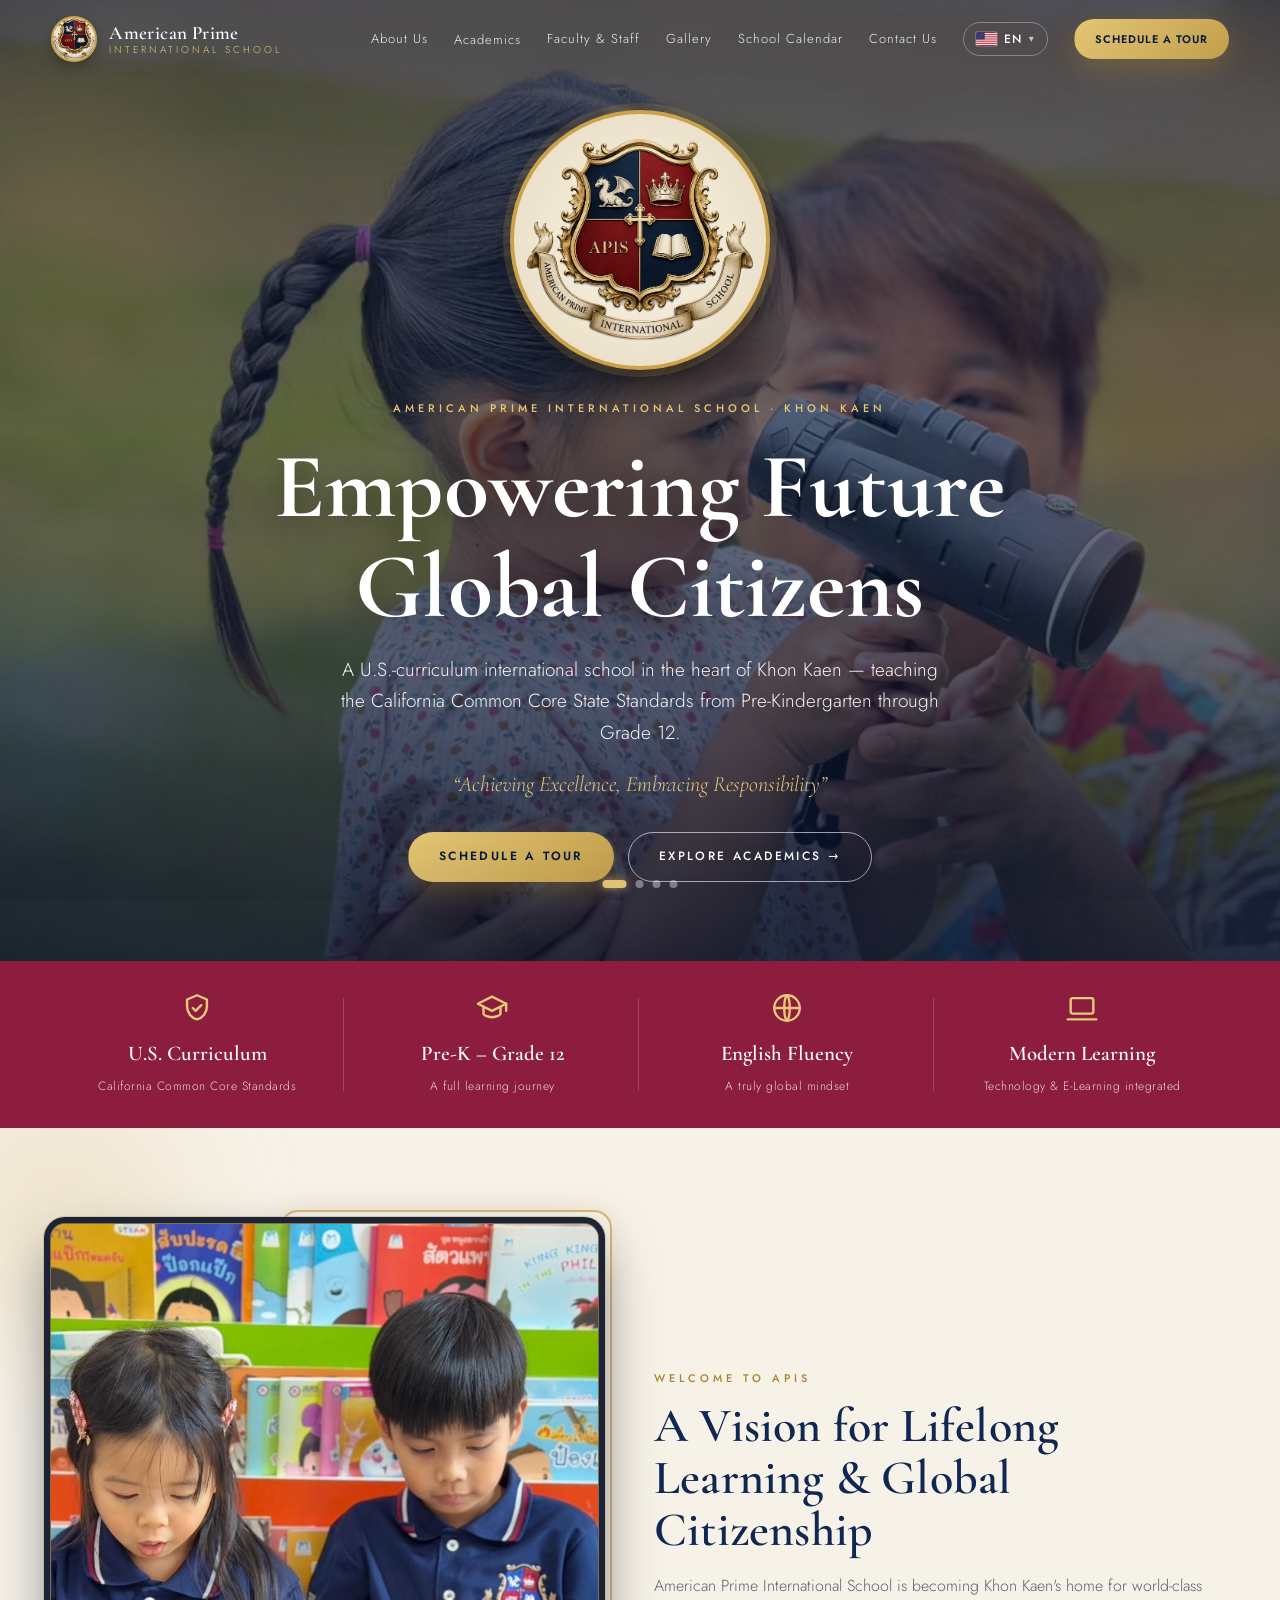
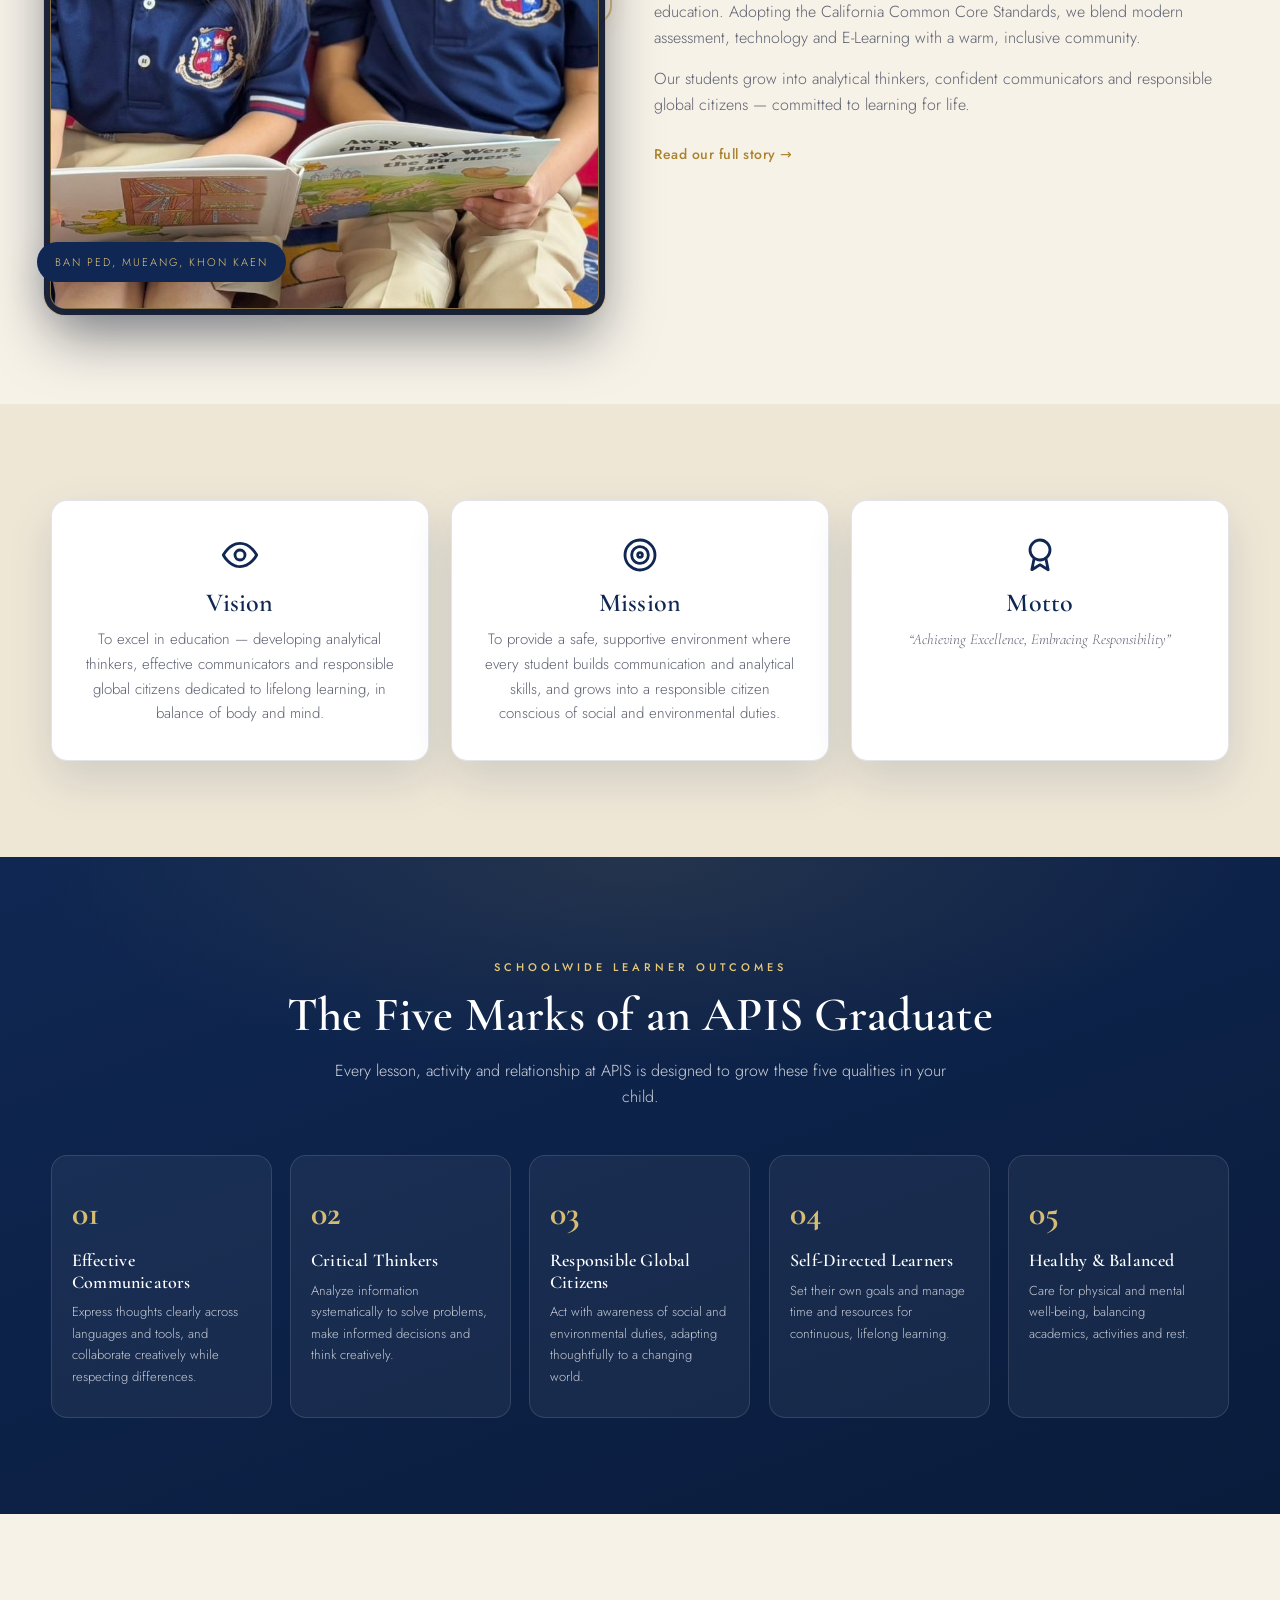
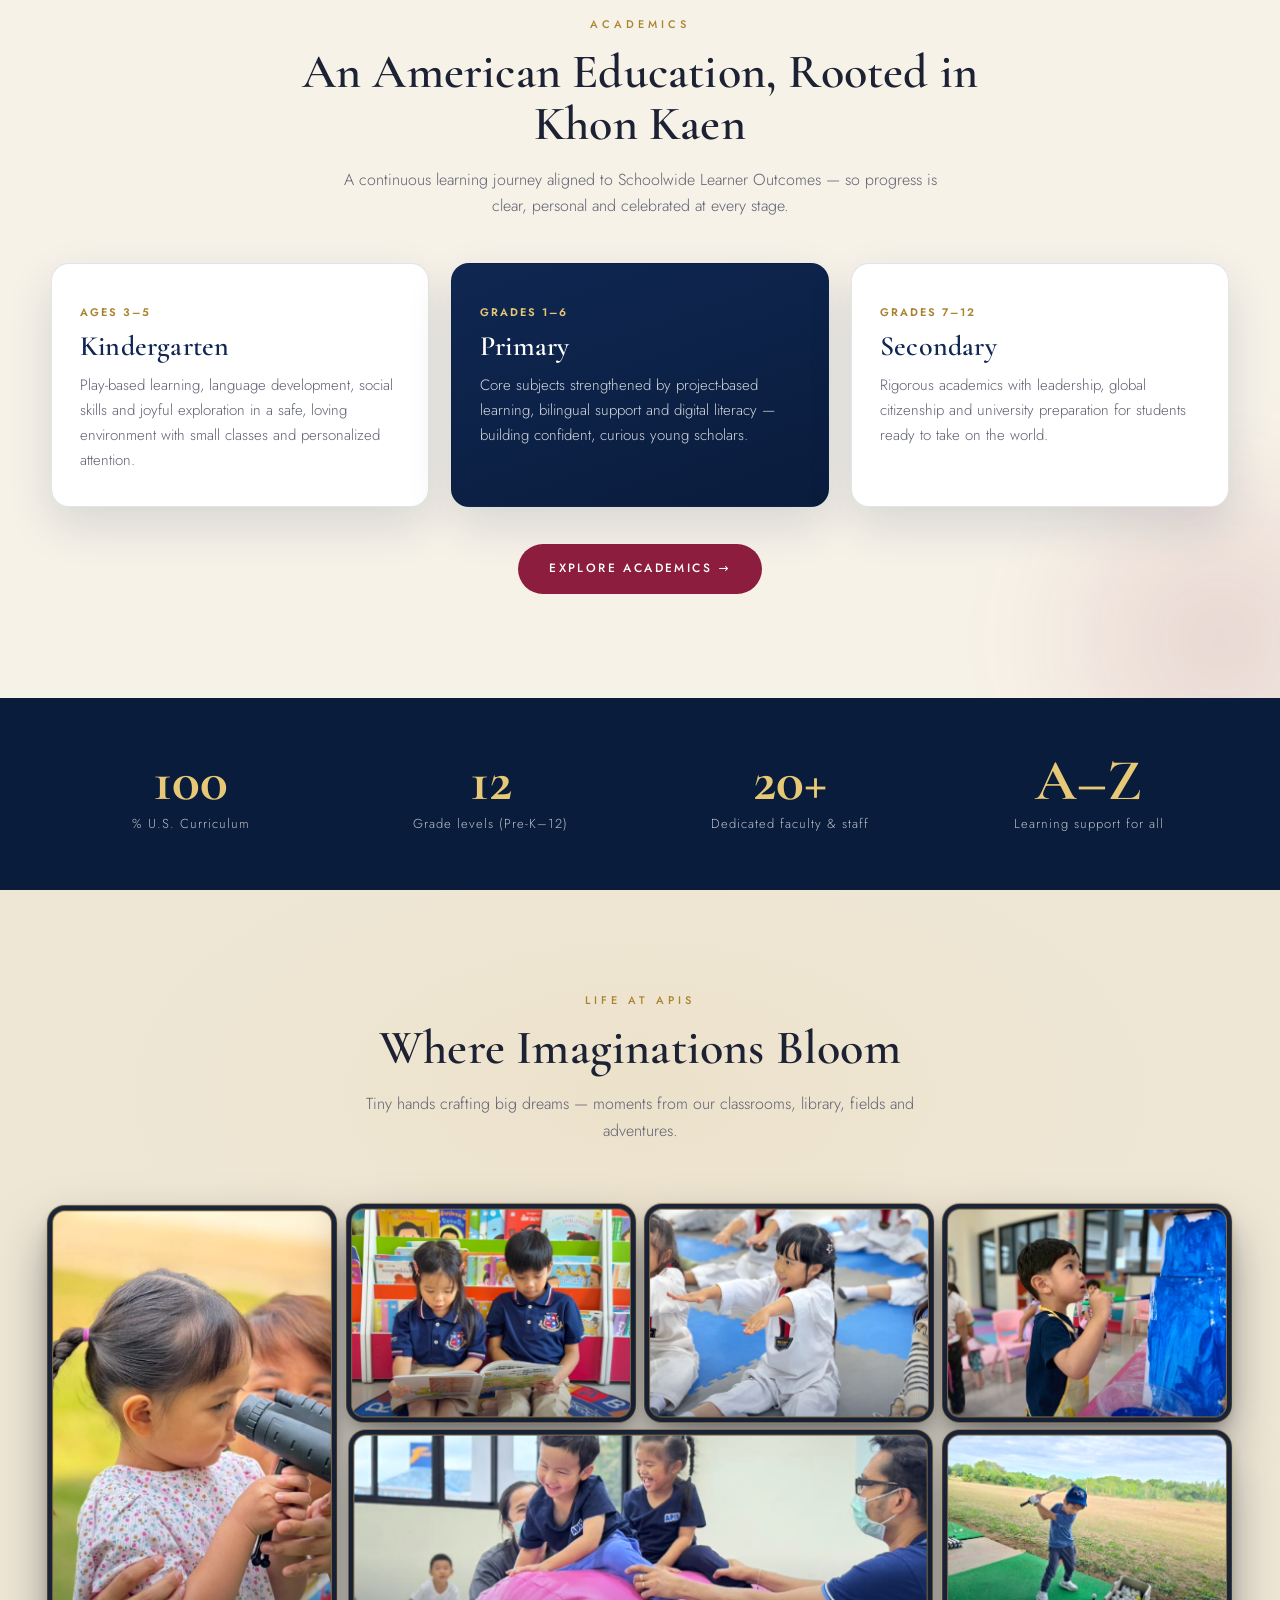
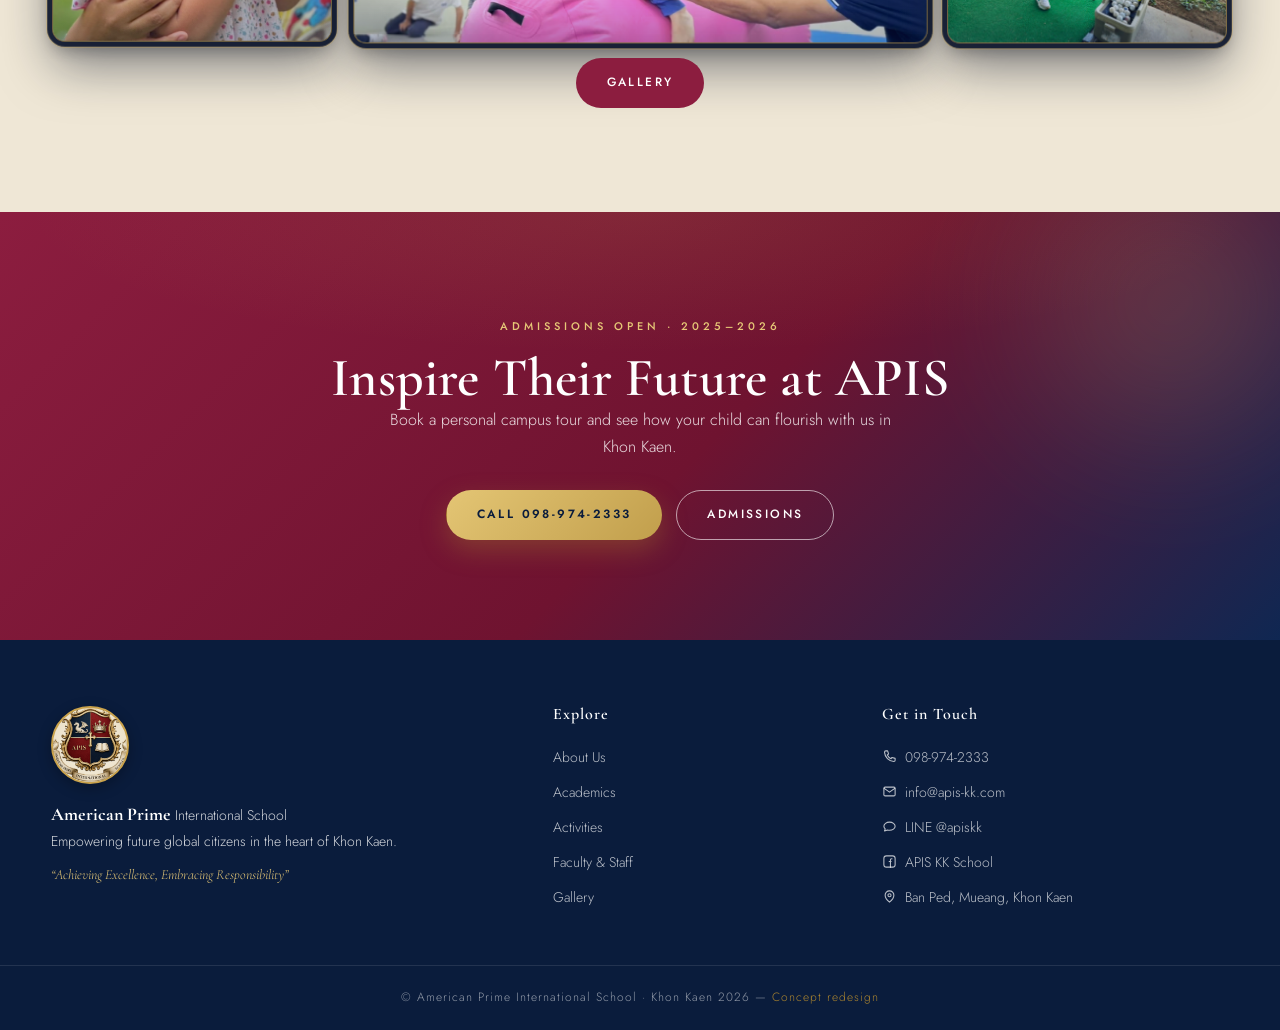
<file: index.html>
<!DOCTYPE html>
<html lang="en">
<head>
<meta charset="utf-8">
<meta name="viewport" content="width=device-width, initial-scale=1">
<title data-i18n="home.metaTitle">American Prime International School — Khon Kaen</title>
<meta name="description" content="American Prime International School (APIS) — a U.S.-curriculum international school in the heart of Khon Kaen, from Pre-K to Grade 12.">
<link rel="preconnect" href="https://fonts.googleapis.com">
<link rel="preconnect" href="https://fonts.gstatic.com" crossorigin>
<link href="https://fonts.googleapis.com/css2?family=Cormorant+Garamond:wght@400;500;600;700&family=Jost:wght@300;400;500;600&family=Noto+Sans+Thai:wght@300;400;500;600&family=Noto+Serif+Thai:wght@500;600;700&display=swap" rel="stylesheet">
<link rel="icon" type="image/png" href="assets/logo-crest.png">
<link rel="stylesheet" href="css/styles.css">
</head>
<body>
<header id="hdr"></header>

<!-- HERO -->
<section class="hero" id="top">
  <div class="hero-slides" id="heroSlides"></div>
  <div class="hero-overlay"></div>
  <div class="hero-in reveal">
    <span class="seal-lg"><img src="assets/logo-crest.png" alt="American Prime International School crest"></span>
    <span class="eyebrow" data-i18n="hero.eyebrow">American Prime International School · Khon Kaen</span>
    <h1><span data-i18n="hero.h1a">Empowering Future</span><br><span data-i18n="hero.h1b">Global Citizens</span></h1>
    <p class="hero-sub" data-i18n="hero.sub">A U.S.-curriculum international school in the heart of Khon Kaen.</p>
    <p class="motto" data-i18n="motto">“Achieving Excellence, Embracing Responsibility”</p>
    <div class="hero-cta">
      <a href="https://admission.apis-kk.com" target="_blank" rel="noopener" class="btn gold" data-i18n="btn.tour">Schedule a Tour</a>
      <a href="academics.html" class="btn ghost-lt" data-i18n="btn.explore">Explore Academics →</a>
    </div>
  </div>
  <div class="hero-dots" id="heroDots"></div>
</section>

<!-- PILLARS -->
<section class="pillars" id="pillars">
  <div class="wrap pillar-grid">
    <div class="pillar reveal"><span class="p-ico"><svg viewBox="0 0 24 24"><path d="M12 3 5 6v5c0 4.2 2.9 8 7 9 4.1-1 7-4.8 7-9V6l-7-3Z"/><path d="m9 12 2 2 4-4"/></svg></span><b data-i18n="p1.t">U.S. Curriculum</b><small data-i18n="p1.s">California Common Core Standards</small></div>
    <div class="pillar reveal"><span class="p-ico"><svg viewBox="0 0 24 24"><path d="M12 4 2 9l10 5 10-5-10-5Z"/><path d="M6 11v5c0 1 2.7 2.5 6 2.5s6-1.5 6-2.5v-5"/><path d="M22 9v5"/></svg></span><b data-i18n="p2.t">Pre-K – Grade 12</b><small data-i18n="p2.s">A full learning journey</small></div>
    <div class="pillar reveal"><span class="p-ico"><svg viewBox="0 0 24 24"><circle cx="12" cy="12" r="9"/><path d="M3 12h18"/><path d="M12 3c2.6 2.7 2.6 15.3 0 18M12 3c-2.6 2.7-2.6 15.3 0 18"/></svg></span><b data-i18n="p3.t">English Fluency</b><small data-i18n="p3.s">A truly global mindset</small></div>
    <div class="pillar reveal"><span class="p-ico"><svg viewBox="0 0 24 24"><rect x="4" y="5" width="16" height="11" rx="1.5"/><path d="M2 20h20"/></svg></span><b data-i18n="p4.t">Modern Learning</b><small data-i18n="p4.s">Technology &amp; E-Learning integrated</small></div>
  </div>
</section>

<!-- ABOUT teaser -->
<section class="block" id="about">
  <span class="orb orb-a" aria-hidden="true"></span>
  <div class="wrap about-grid">
    <div class="about-media reveal">
      <img src="assets/LINE_ALBUM_Pixs-for-Website-and-Marketing_250127_15.jpg" alt="APIS students reading in the library">
      <span class="media-badge" data-i18n="foot.loc">Khon Kaen, Thailand</span>
    </div>
    <div class="about-copy reveal">
      <span class="eyebrow dark" data-i18n="home.aboutEyebrow">Welcome to APIS</span>
      <h2 data-i18n="home.aboutH2">A Vision for Lifelong Learning &amp; Global Citizenship</h2>
      <p data-i18n="home.aboutP1">American Prime International School is becoming Khon Kaen's home for world-class education.</p>
      <p data-i18n="home.aboutP2">Our students grow into analytical thinkers, confident communicators and responsible global citizens.</p>
      <a href="about.html" class="link-gold" data-i18n="home.aboutLink">Read our full story →</a>
    </div>
  </div>
</section>

<!-- VISION / MISSION / MOTTO -->
<section class="block cream">
  <div class="wrap vmm-grid">
    <article class="vmm reveal"><span class="vmm-ico"><svg viewBox="0 0 24 24"><path d="M2 12s3.5-7 10-7 10 7 10 7-3.5 7-10 7S2 12 2 12Z"/><circle cx="12" cy="12" r="3"/></svg></span><h3 data-i18n="vision.t">Vision</h3><p data-i18n="vision.p">To excel in education.</p></article>
    <article class="vmm reveal"><span class="vmm-ico"><svg viewBox="0 0 24 24"><circle cx="12" cy="12" r="9"/><circle cx="12" cy="12" r="5"/><circle cx="12" cy="12" r="1.4"/></svg></span><h3 data-i18n="mission.t">Mission</h3><p data-i18n="mission.p">A safe, supportive environment.</p></article>
    <article class="vmm reveal"><span class="vmm-ico"><svg viewBox="0 0 24 24"><circle cx="12" cy="9" r="6"/><path d="m8.5 14-1.4 6.8 4.9-2.9 4.9 2.9L15.5 14"/></svg></span><h3 data-i18n="mottoc.t">Motto</h3><p class="motto-quote" data-i18n="motto">“Achieving Excellence, Embracing Responsibility”</p></article>
  </div>
</section>

<!-- OUTCOMES -->
<section class="block navy" id="outcomes">
  <div class="wrap center">
    <span class="eyebrow" data-i18n="outcomes.eyebrow">Schoolwide Learner Outcomes</span>
    <h2 class="lt" data-i18n="outcomes.h2">The Five Marks of an APIS Graduate</h2>
    <p class="lead" data-i18n="outcomes.lead">Every lesson is designed to grow these five qualities.</p>
  </div>
  <div class="wrap slo-grid">
    <article class="slo reveal"><span class="slo-n">01</span><h3 data-i18n="slo1.t">Effective Communicators</h3><p data-i18n="slo1.p"></p></article>
    <article class="slo reveal"><span class="slo-n">02</span><h3 data-i18n="slo2.t">Critical Thinkers</h3><p data-i18n="slo2.p"></p></article>
    <article class="slo reveal"><span class="slo-n">03</span><h3 data-i18n="slo3.t">Responsible Global Citizens</h3><p data-i18n="slo3.p"></p></article>
    <article class="slo reveal"><span class="slo-n">04</span><h3 data-i18n="slo4.t">Self-Directed Learners</h3><p data-i18n="slo4.p"></p></article>
    <article class="slo reveal"><span class="slo-n">05</span><h3 data-i18n="slo5.t">Healthy &amp; Balanced</h3><p data-i18n="slo5.p"></p></article>
  </div>
</section>

<!-- ACADEMICS teaser -->
<section class="block" id="academics">
  <span class="orb orb-b" aria-hidden="true"></span>
  <div class="wrap center">
    <span class="eyebrow dark" data-i18n="home.acadEyebrow">Academics</span>
    <h2 data-i18n="home.acadH2">An American Education, Rooted in Khon Kaen</h2>
    <p class="lead" data-i18n="home.acadLead">A continuous learning journey aligned to Schoolwide Learner Outcomes.</p>
  </div>
  <div class="wrap levels">
    <article class="level reveal"><span class="lvl-tag" data-i18n="level1.tag">Ages 3–5</span><h3 data-i18n="level1.t">Kindergarten</h3><p data-i18n="level1.p"></p></article>
    <article class="level reveal feat"><span class="lvl-tag" data-i18n="level2.tag">Grades 1–6</span><h3 data-i18n="level2.t">Primary</h3><p data-i18n="level2.p"></p></article>
    <article class="level reveal"><span class="lvl-tag" data-i18n="level3.tag">Grades 7–12</span><h3 data-i18n="level3.t">Secondary</h3><p data-i18n="level3.p"></p></article>
  </div>
  <div class="wrap center"><a href="academics.html" class="btn solid" style="margin-top:36px" data-i18n="btn.explore">Explore Academics →</a></div>
</section>

<!-- STATS -->
<section class="stats">
  <div class="wrap stat-grid">
    <div class="stat reveal"><b class="count" data-to="100">0</b><span data-i18n="stat1.l">% U.S. Curriculum</span></div>
    <div class="stat reveal"><b class="count" data-to="12">0</b><span data-i18n="stat2.l">Grade levels</span></div>
    <div class="stat reveal"><b class="count" data-to="20" data-suffix="+">0</b><span data-i18n="stat3.l">Dedicated faculty &amp; staff</span></div>
    <div class="stat reveal"><b>A–Z</b><span data-i18n="stat4.l">Learning support for all</span></div>
  </div>
</section>

<!-- GALLERY teaser -->
<section class="block cream" id="gallery">
  <div class="wrap center">
    <span class="eyebrow dark" data-i18n="home.galEyebrow">Life at APIS</span>
    <h2 data-i18n="home.galH2">Where Imaginations Bloom</h2>
    <p class="lead" data-i18n="home.galLead">Tiny hands crafting big dreams.</p>
  </div>
  <div class="wrap gal-grid">
    <figure class="gitem reveal g-tall"><img src="assets/IMG_5615.jpg" alt="Student with a telescope"></figure>
    <figure class="gitem reveal"><img src="assets/LINE_ALBUM_Pixs-for-Website-and-Marketing_250127_15.jpg" alt="APIS students reading"></figure>
    <figure class="gitem reveal"><img src="assets/IMG_5499.jpg" alt="Taekwondo at APIS"></figure>
    <figure class="gitem reveal"><img src="assets/IMG_5616.jpg" alt="Art class at APIS"></figure>
    <figure class="gitem reveal g-wide"><img src="assets/IMG_5500.jpg" alt="Physical activity at APIS"></figure>
    <figure class="gitem reveal"><img src="assets/IMG_5537.jpg" alt="Golf at APIS"></figure>
  </div>
  <div class="wrap center"><a href="gallery.html" class="btn solid" style="margin-top:34px" data-i18n="nav.gallery">Gallery</a></div>
</section>

<!-- CTA -->
<section class="cta">
  <span class="orb orb-c" aria-hidden="true"></span>
  <div class="wrap center reveal">
    <span class="eyebrow" data-i18n="cta.eyebrow">Admissions Open · 2025–2026</span>
    <h2 class="lt" data-i18n="cta.h2">Inspire Their Future at APIS</h2>
    <p class="lt-sub" data-i18n="cta.sub">Book a personal campus tour.</p>
    <div class="hero-cta">
      <a href="tel:0989742333" class="btn gold" data-i18n="btn.call">Call 098-974-2333</a>
      <a href="admissions.html" class="btn ghost-lt" data-i18n="nav.admissions">Admissions</a>
    </div>
  </div>
</section>

<footer id="ftr"></footer>
<script src="js/content.js"></script>
<script src="js/layout.js"></script>
<script src="js/i18n.js"></script>
<script src="js/main.js"></script>
</body>
</html>
</file>
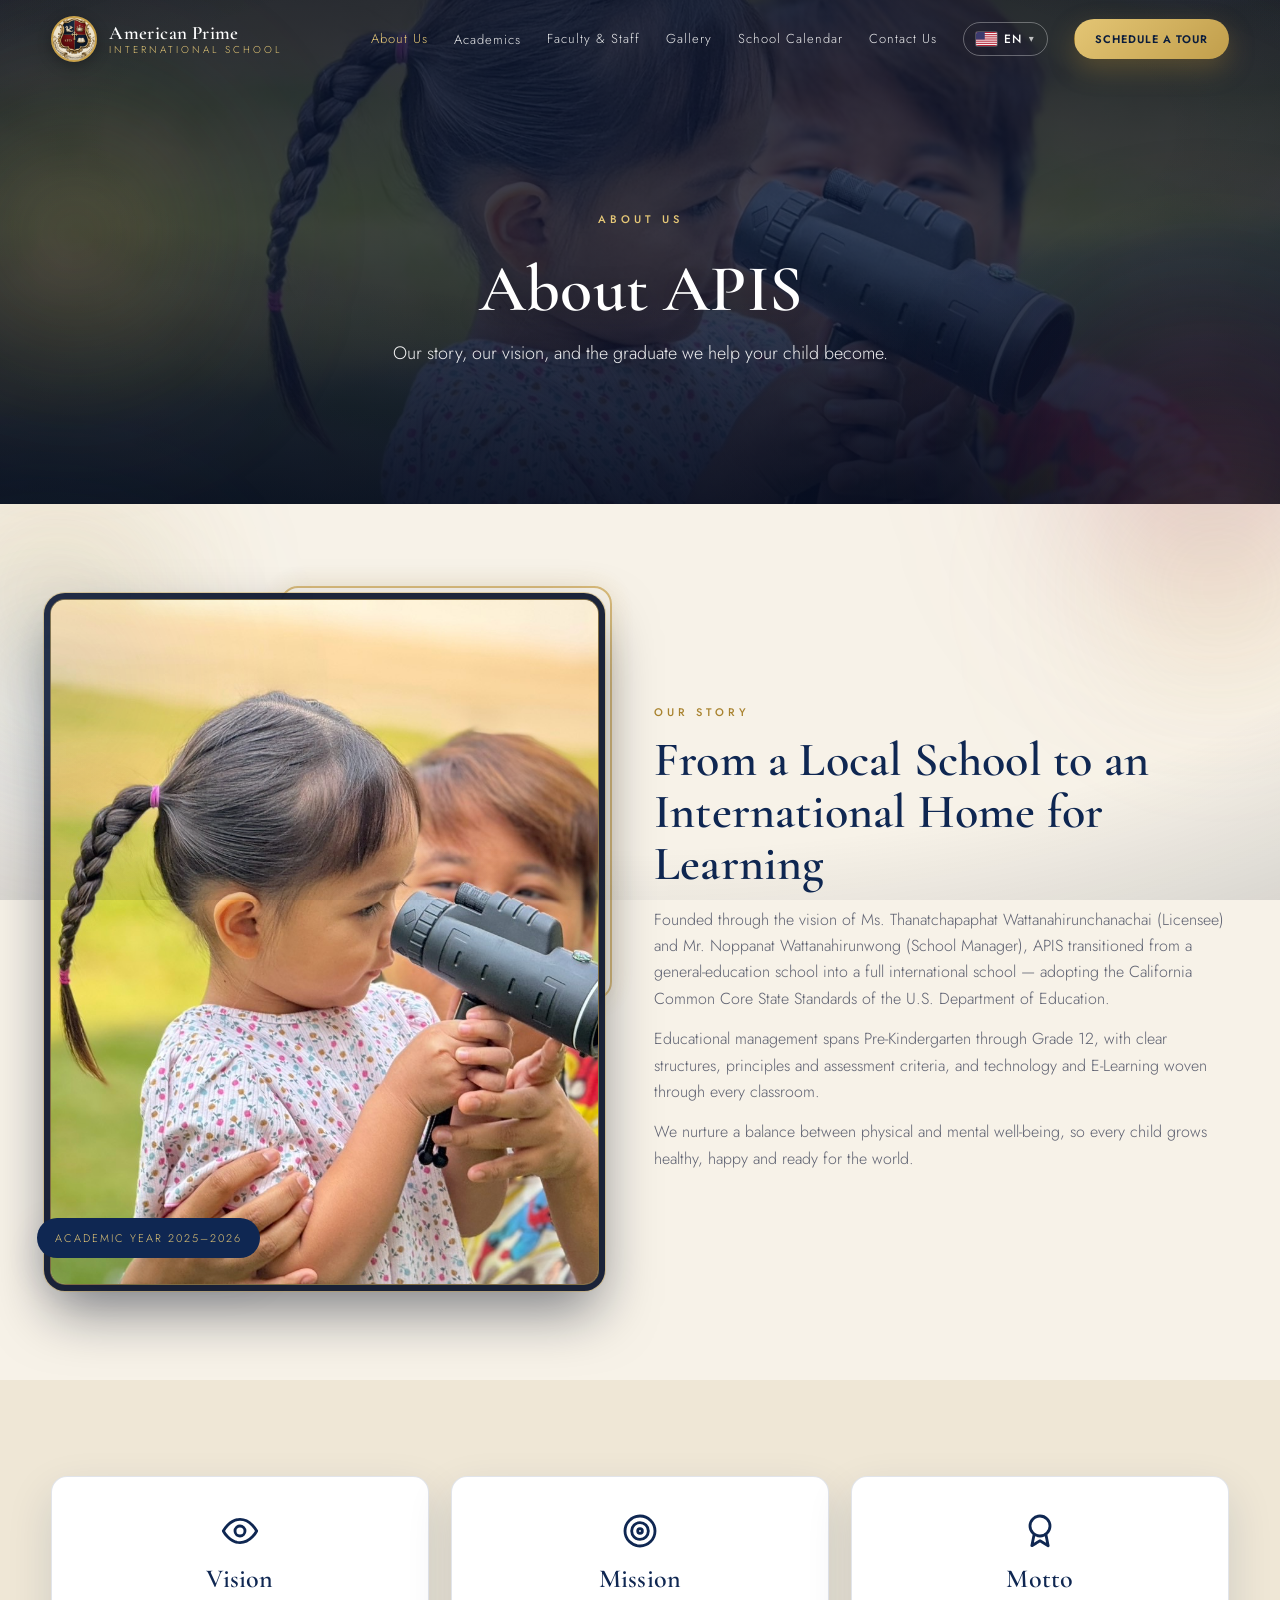
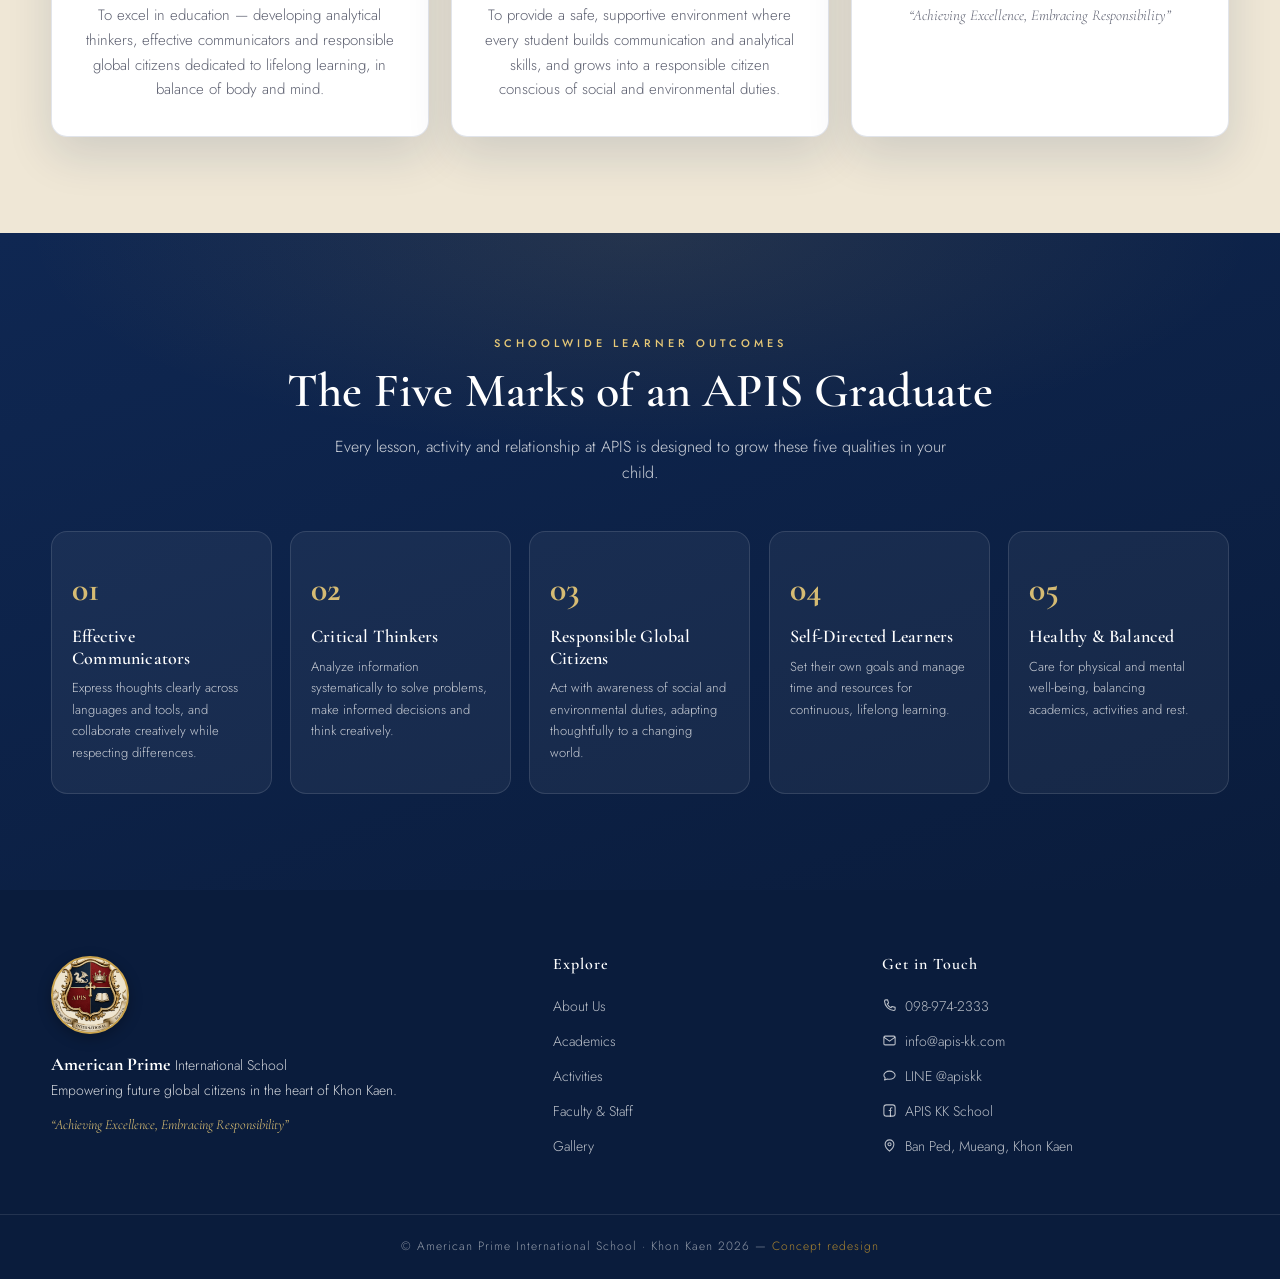
<file: about.html>
<!DOCTYPE html>
<html lang="en">
<head>
<meta charset="utf-8">
<meta name="viewport" content="width=device-width, initial-scale=1">
<title data-i18n="about.metaTitle">About Us — American Prime International School</title>
<meta name="description" content="The story, vision and mission of American Prime International School in Khon Kaen.">
<link rel="preconnect" href="https://fonts.googleapis.com"><link rel="preconnect" href="https://fonts.gstatic.com" crossorigin>
<link href="https://fonts.googleapis.com/css2?family=Cormorant+Garamond:wght@400;500;600;700&family=Jost:wght@300;400;500;600&family=Noto+Sans+Thai:wght@300;400;500;600&family=Noto+Serif+Thai:wght@500;600;700&display=swap" rel="stylesheet">
<link rel="icon" type="image/png" href="assets/logo-crest.png">
<link rel="stylesheet" href="css/styles.css">
</head>
<body>
<header id="hdr"></header>

<section class="page-hero" style="background-image:url('assets/IMG_5615.jpg')">
  <div class="ph-in reveal">
    <span class="eyebrow" data-i18n="nav.about">About Us</span>
    <h1 data-i18n="about.h1">About APIS</h1>
    <p data-i18n="about.heroSub">Our story, our vision, and the graduate we help your child become.</p>
  </div>
</section>

<section class="block">
  <span class="orb orb-a" aria-hidden="true"></span>
  <div class="wrap about-grid">
    <div class="about-media reveal">
      <img src="assets/IMG_5615.jpg" alt="A young APIS student exploring the world">
      <span class="media-badge" data-i18n="cal.year">Est. in Khon Kaen</span>
    </div>
    <div class="about-copy reveal">
      <span class="eyebrow dark" data-i18n="about.storyEyebrow">Our Story</span>
      <h2 data-i18n="about.storyH2">From a Local School to an International Home for Learning</h2>
      <p data-i18n="about.storyP1"></p>
      <p data-i18n="about.storyP2"></p>
      <p data-i18n="about.storyP3"></p>
    </div>
  </div>
</section>

<section class="block cream">
  <div class="wrap vmm-grid">
    <article class="vmm reveal"><span class="vmm-ico"><svg viewBox="0 0 24 24"><path d="M2 12s3.5-7 10-7 10 7 10 7-3.5 7-10 7S2 12 2 12Z"/><circle cx="12" cy="12" r="3"/></svg></span><h3 data-i18n="vision.t">Vision</h3><p data-i18n="vision.p"></p></article>
    <article class="vmm reveal"><span class="vmm-ico"><svg viewBox="0 0 24 24"><circle cx="12" cy="12" r="9"/><circle cx="12" cy="12" r="5"/><circle cx="12" cy="12" r="1.4"/></svg></span><h3 data-i18n="mission.t">Mission</h3><p data-i18n="mission.p"></p></article>
    <article class="vmm reveal"><span class="vmm-ico"><svg viewBox="0 0 24 24"><circle cx="12" cy="9" r="6"/><path d="m8.5 14-1.4 6.8 4.9-2.9 4.9 2.9L15.5 14"/></svg></span><h3 data-i18n="mottoc.t">Motto</h3><p class="motto-quote" data-i18n="motto">“Achieving Excellence, Embracing Responsibility”</p></article>
  </div>
</section>

<section class="block navy" id="outcomes">
  <div class="wrap center">
    <span class="eyebrow" data-i18n="outcomes.eyebrow">Schoolwide Learner Outcomes</span>
    <h2 class="lt" data-i18n="outcomes.h2">The Five Marks of an APIS Graduate</h2>
    <p class="lead" data-i18n="outcomes.lead"></p>
  </div>
  <div class="wrap slo-grid">
    <article class="slo reveal"><span class="slo-n">01</span><h3 data-i18n="slo1.t"></h3><p data-i18n="slo1.p"></p></article>
    <article class="slo reveal"><span class="slo-n">02</span><h3 data-i18n="slo2.t"></h3><p data-i18n="slo2.p"></p></article>
    <article class="slo reveal"><span class="slo-n">03</span><h3 data-i18n="slo3.t"></h3><p data-i18n="slo3.p"></p></article>
    <article class="slo reveal"><span class="slo-n">04</span><h3 data-i18n="slo4.t"></h3><p data-i18n="slo4.p"></p></article>
    <article class="slo reveal"><span class="slo-n">05</span><h3 data-i18n="slo5.t"></h3><p data-i18n="slo5.p"></p></article>
  </div>
</section>

<footer id="ftr"></footer>
<script src="js/content.js"></script><script src="js/layout.js"></script><script src="js/i18n.js"></script><script src="js/main.js"></script>
</body>
</html>
</file>
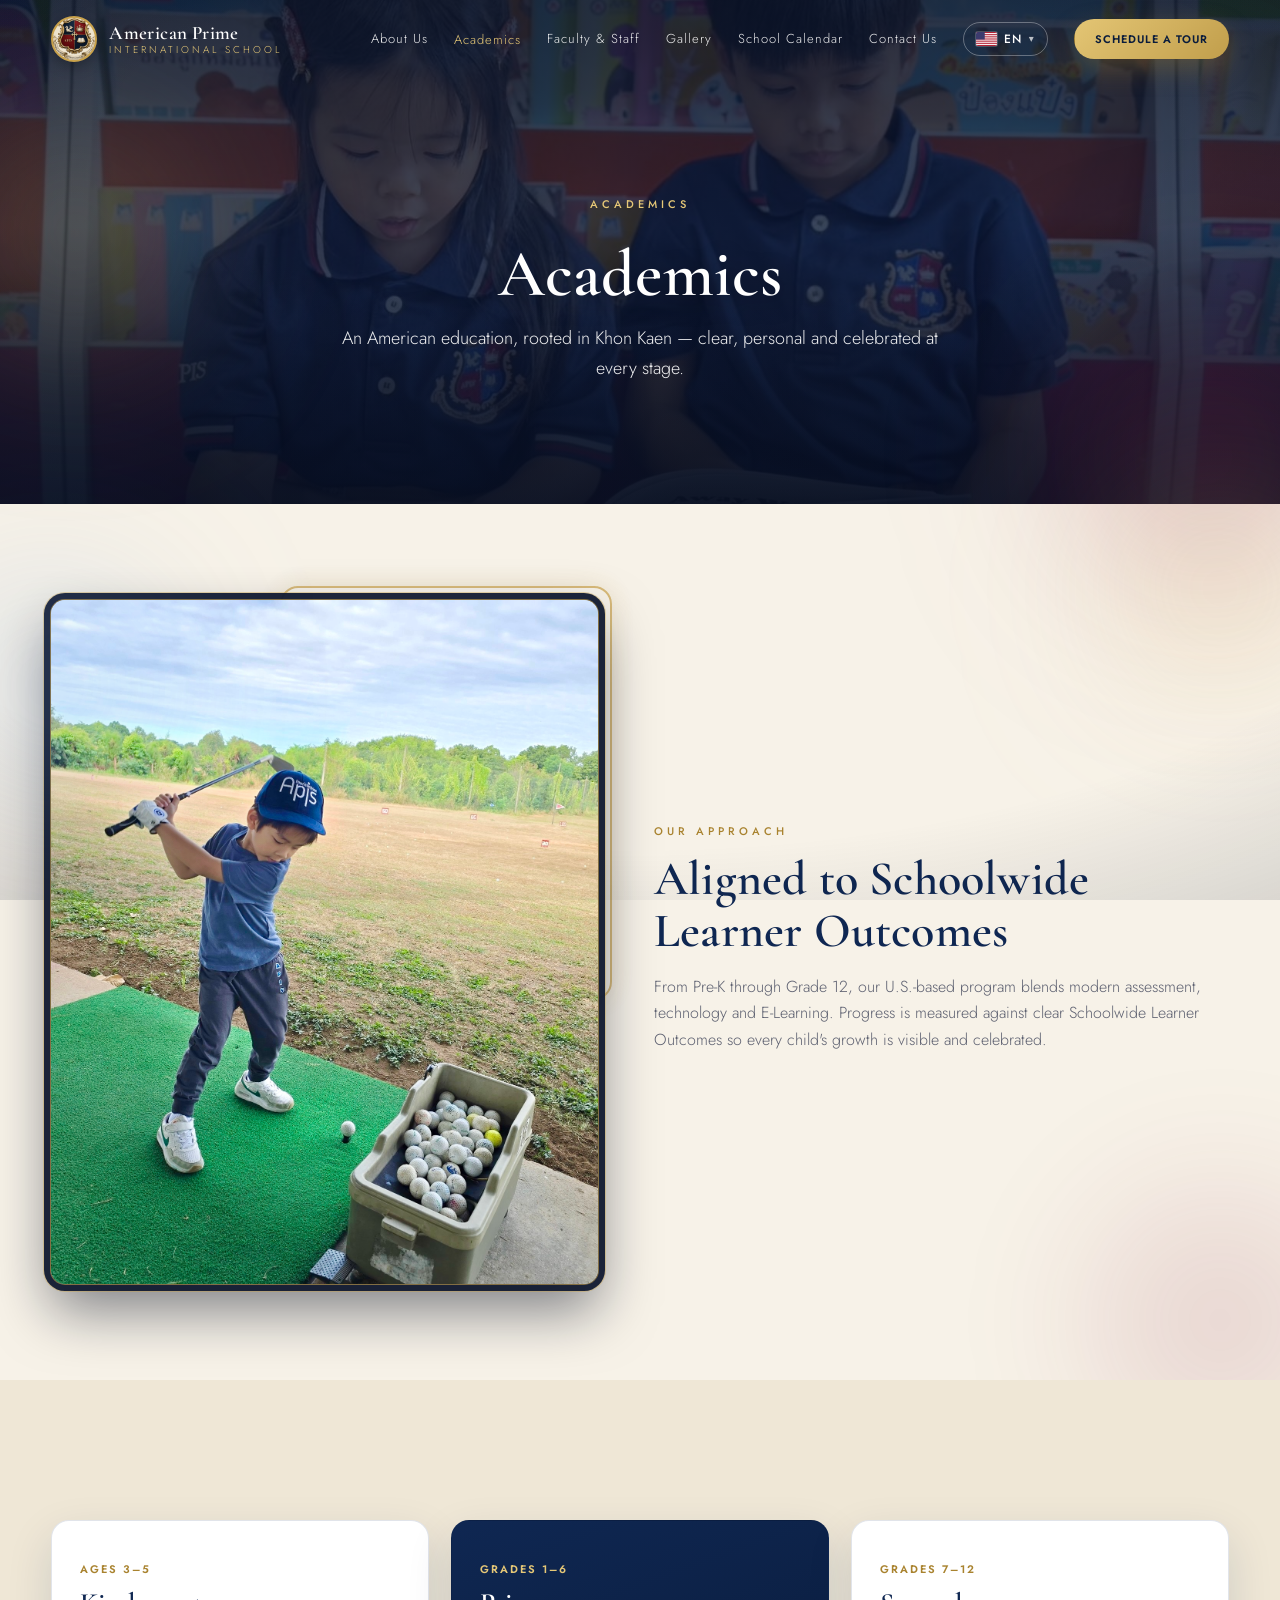
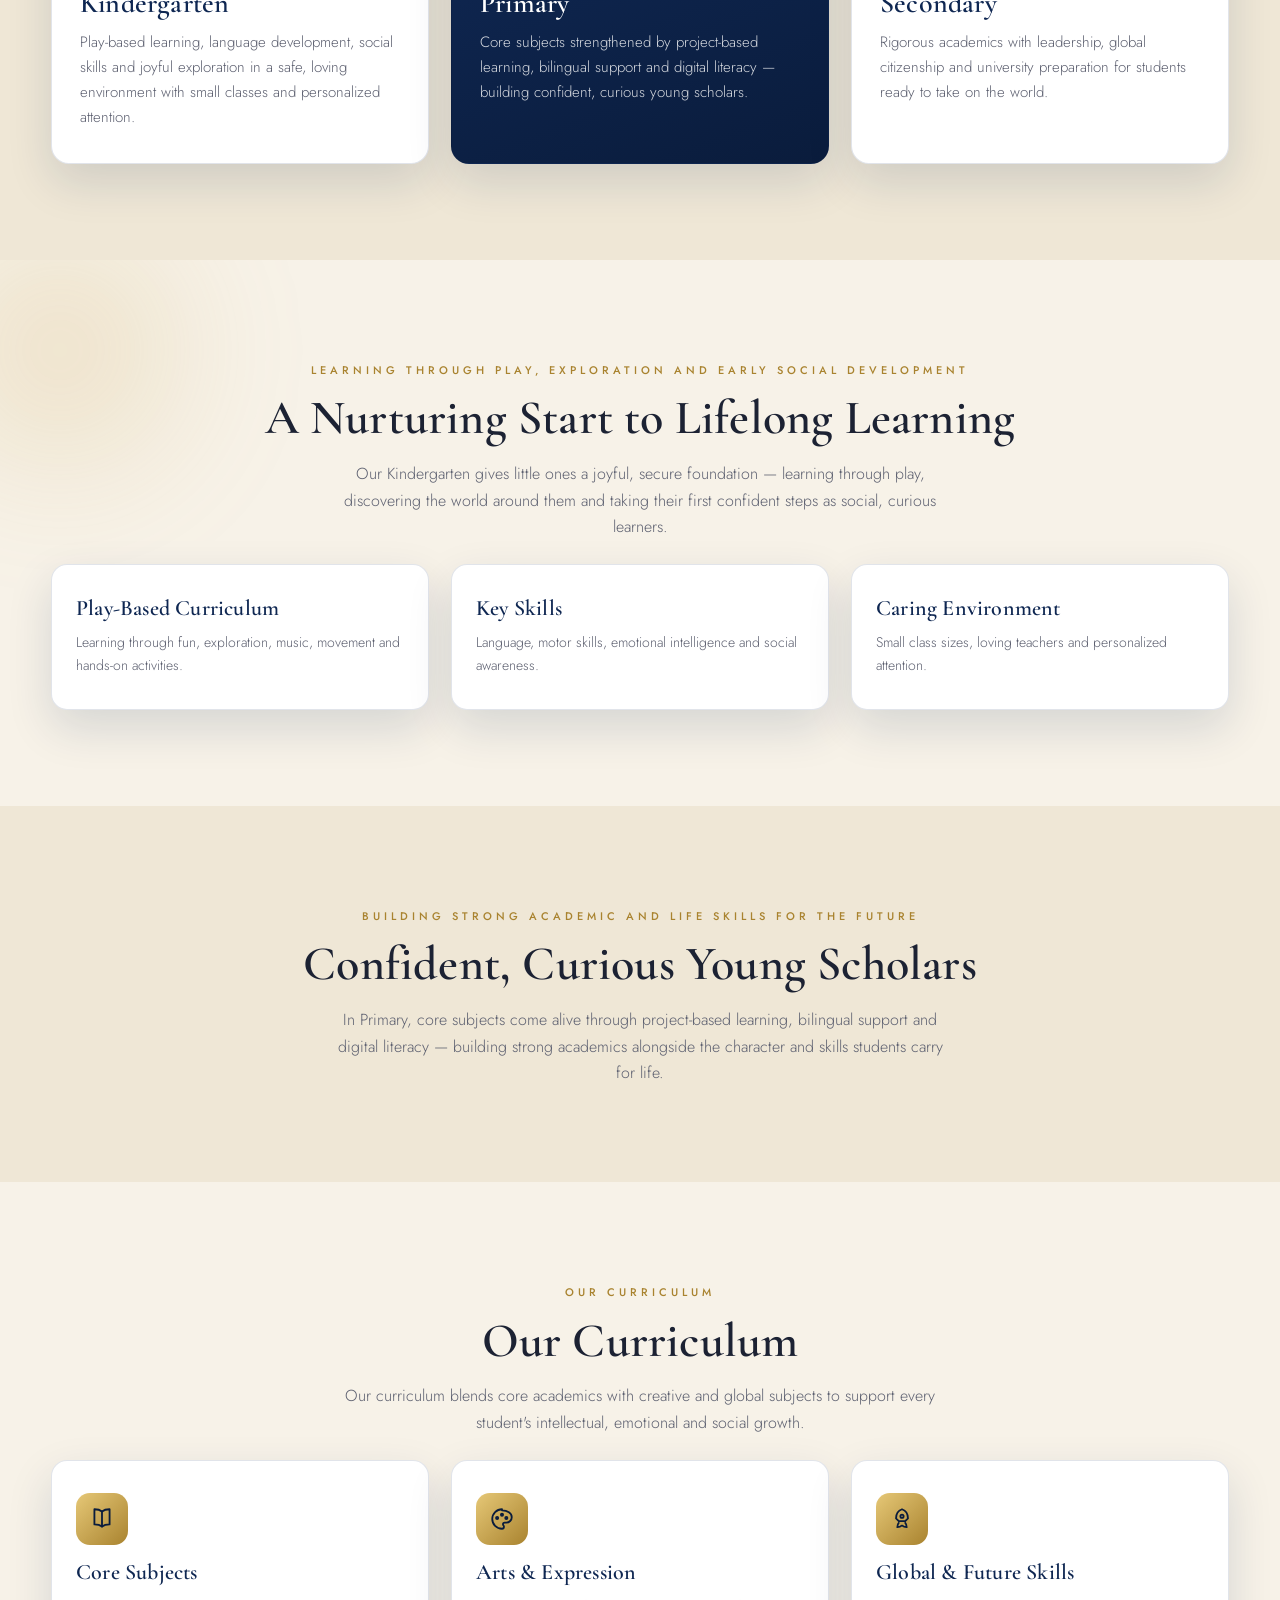
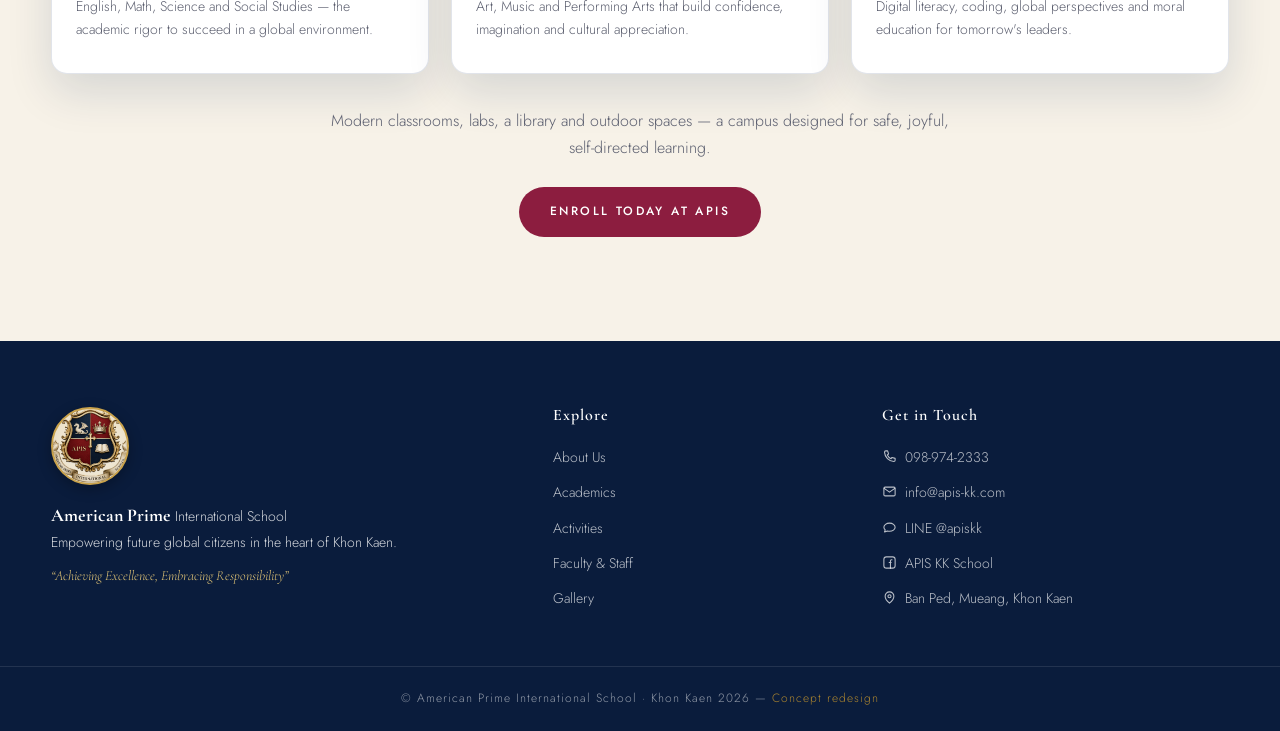
<file: academics.html>
<!DOCTYPE html>
<html lang="en">
<head>
<meta charset="utf-8">
<meta name="viewport" content="width=device-width, initial-scale=1">
<title data-i18n="acad.metaTitle">Academics — American Prime International School</title>
<meta name="description" content="An American education aligned to the California Common Core, from Pre-K to Grade 12 at APIS Khon Kaen.">
<link rel="preconnect" href="https://fonts.googleapis.com"><link rel="preconnect" href="https://fonts.gstatic.com" crossorigin>
<link href="https://fonts.googleapis.com/css2?family=Cormorant+Garamond:wght@400;500;600;700&family=Jost:wght@300;400;500;600&family=Noto+Sans+Thai:wght@300;400;500;600&family=Noto+Serif+Thai:wght@500;600;700&display=swap" rel="stylesheet">
<link rel="icon" type="image/png" href="assets/logo-crest.png">
<link rel="stylesheet" href="css/styles.css">
</head>
<body>
<header id="hdr"></header>

<section class="page-hero" style="background-image:url('assets/LINE_ALBUM_Pixs-for-Website-and-Marketing_250127_15.jpg')">
  <div class="ph-in reveal">
    <span class="eyebrow" data-i18n="nav.academics">Academics</span>
    <h1 data-i18n="acad.h1">Academics</h1>
    <p data-i18n="acad.heroSub">An American education, rooted in Khon Kaen.</p>
  </div>
</section>

<section class="block">
  <span class="orb orb-b" aria-hidden="true"></span>
  <div class="wrap about-grid">
    <div class="about-media reveal"><img src="assets/IMG_5537.jpg" alt="An APIS student enjoying activities"></div>
    <div class="about-copy reveal">
      <span class="eyebrow dark" data-i18n="acad.approachEyebrow">Our Approach</span>
      <h2 data-i18n="acad.approachH2">Aligned to Schoolwide Learner Outcomes</h2>
      <p data-i18n="acad.approachP"></p>
    </div>
  </div>
</section>

<section class="block cream">
  <div class="wrap levels">
    <article class="level reveal"><span class="lvl-tag" data-i18n="level1.tag">Ages 3–5</span><h3 data-i18n="level1.t">Kindergarten</h3><p data-i18n="level1.p"></p></article>
    <article class="level reveal feat"><span class="lvl-tag" data-i18n="level2.tag">Grades 1–6</span><h3 data-i18n="level2.t">Primary</h3><p data-i18n="level2.p"></p></article>
    <article class="level reveal"><span class="lvl-tag" data-i18n="level3.tag">Grades 7–12</span><h3 data-i18n="level3.t">Secondary</h3><p data-i18n="level3.p"></p></article>
  </div>
</section>

<!-- Kindergarten deep-dive -->
<section class="block">
  <span class="orb orb-a" aria-hidden="true"></span>
  <div class="wrap center">
    <span class="eyebrow dark" data-i18n="acad.kgTag">Learning through play</span>
    <h2 data-i18n="acad.kgH2">A Nurturing Start to Lifelong Learning</h2>
    <p class="lead" data-i18n="acad.kgP"></p>
  </div>
  <div class="wrap card-grid light">
    <article class="vcard lt reveal"><h3 data-i18n="acad.kg1t">Play-Based Curriculum</h3><p data-i18n="acad.kg1p"></p></article>
    <article class="vcard lt reveal"><h3 data-i18n="acad.kg2t">Key Skills</h3><p data-i18n="acad.kg2p"></p></article>
    <article class="vcard lt reveal"><h3 data-i18n="acad.kg3t">Caring Environment</h3><p data-i18n="acad.kg3p"></p></article>
  </div>
</section>

<!-- Primary deep-dive -->
<section class="block cream">
  <div class="wrap center">
    <span class="eyebrow dark" data-i18n="acad.prTag">Building strong academic and life skills</span>
    <h2 data-i18n="acad.prH2">Confident, Curious Young Scholars</h2>
    <p class="lead" data-i18n="acad.prP"></p>
  </div>
</section>

<section class="block">
  <div class="wrap center">
    <span class="eyebrow dark" data-i18n="curric.title">Our Curriculum</span>
    <h2 data-i18n="curric.title">Our Curriculum</h2>
    <p class="lead" data-i18n="acad.subjLead"></p>
  </div>
  <div class="wrap card-grid light">
    <article class="vcard lt reveal"><span class="v-ico"><svg viewBox="0 0 24 24"><path d="M12 5c-1.5-1.2-4-2-7-2v14c3 0 5.5.8 7 2 1.5-1.2 4-2 7-2V3c-3 0-5.5.8-7 2Z"/><path d="M12 5v14"/></svg></span><h3 data-i18n="core.t">Core Subjects</h3><p data-i18n="core.p"></p></article>
    <article class="vcard lt reveal"><span class="v-ico"><svg viewBox="0 0 24 24"><path d="M12 3a9 9 0 0 0 0 18c1.1 0 1.8-.9 1.8-1.9 0-.5-.2-.9-.5-1.2-.3-.3-.4-.6-.4-1 0-.9.7-1.6 1.6-1.6H16a5 5 0 0 0 5-5c0-3.9-4-6.3-9-6.3Z"/><circle cx="7.5" cy="11" r="1"/><circle cx="12" cy="8" r="1"/><circle cx="16" cy="11" r="1"/></svg></span><h3 data-i18n="arts.t">Arts &amp; Expression</h3><p data-i18n="arts.p"></p></article>
    <article class="vcard lt reveal"><span class="v-ico"><svg viewBox="0 0 24 24"><path d="M12 3c3 1 5.5 4 5.5 8.5L15 14H9l-2.5-2.5C6.5 7 9 4 12 3Z"/><circle cx="12" cy="9.5" r="1.5"/><path d="M9 15.5c-1 1-1.3 3-1.3 4 1 0 3-.4 4-1.4M15 15.5c1 1 1.3 3 1.3 4-1 0-3-.4-4-1.4"/></svg></span><h3 data-i18n="global.t">Global &amp; Future Skills</h3><p data-i18n="global.p"></p></article>
  </div>
  <div class="wrap center"><p class="lead" data-i18n="acad.facilities" style="margin-top:34px"></p><a href="admissions.html" class="btn solid" style="margin-top:26px" data-i18n="btn.enroll">Enroll Today at APIS</a></div>
</section>

<footer id="ftr"></footer>
<script src="js/content.js"></script><script src="js/layout.js"></script><script src="js/i18n.js"></script><script src="js/main.js"></script>
</body>
</html>
</file>
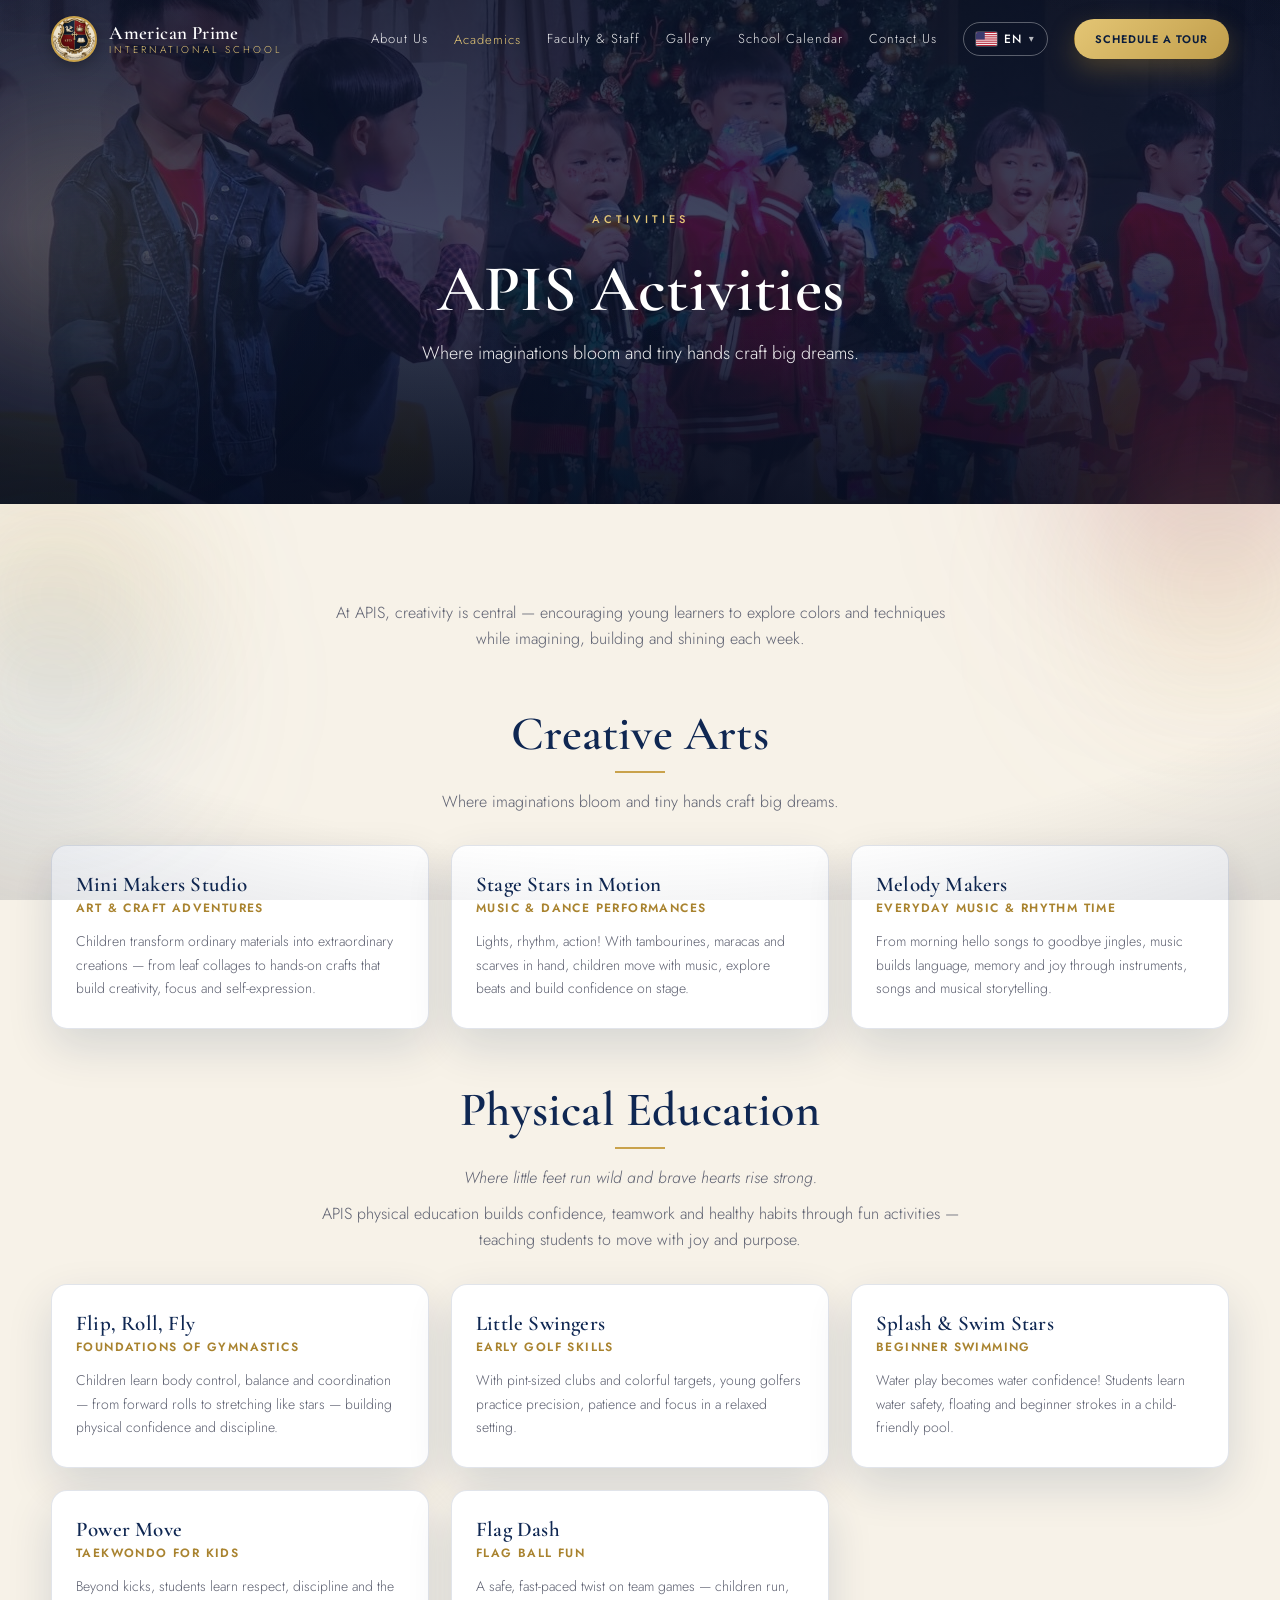
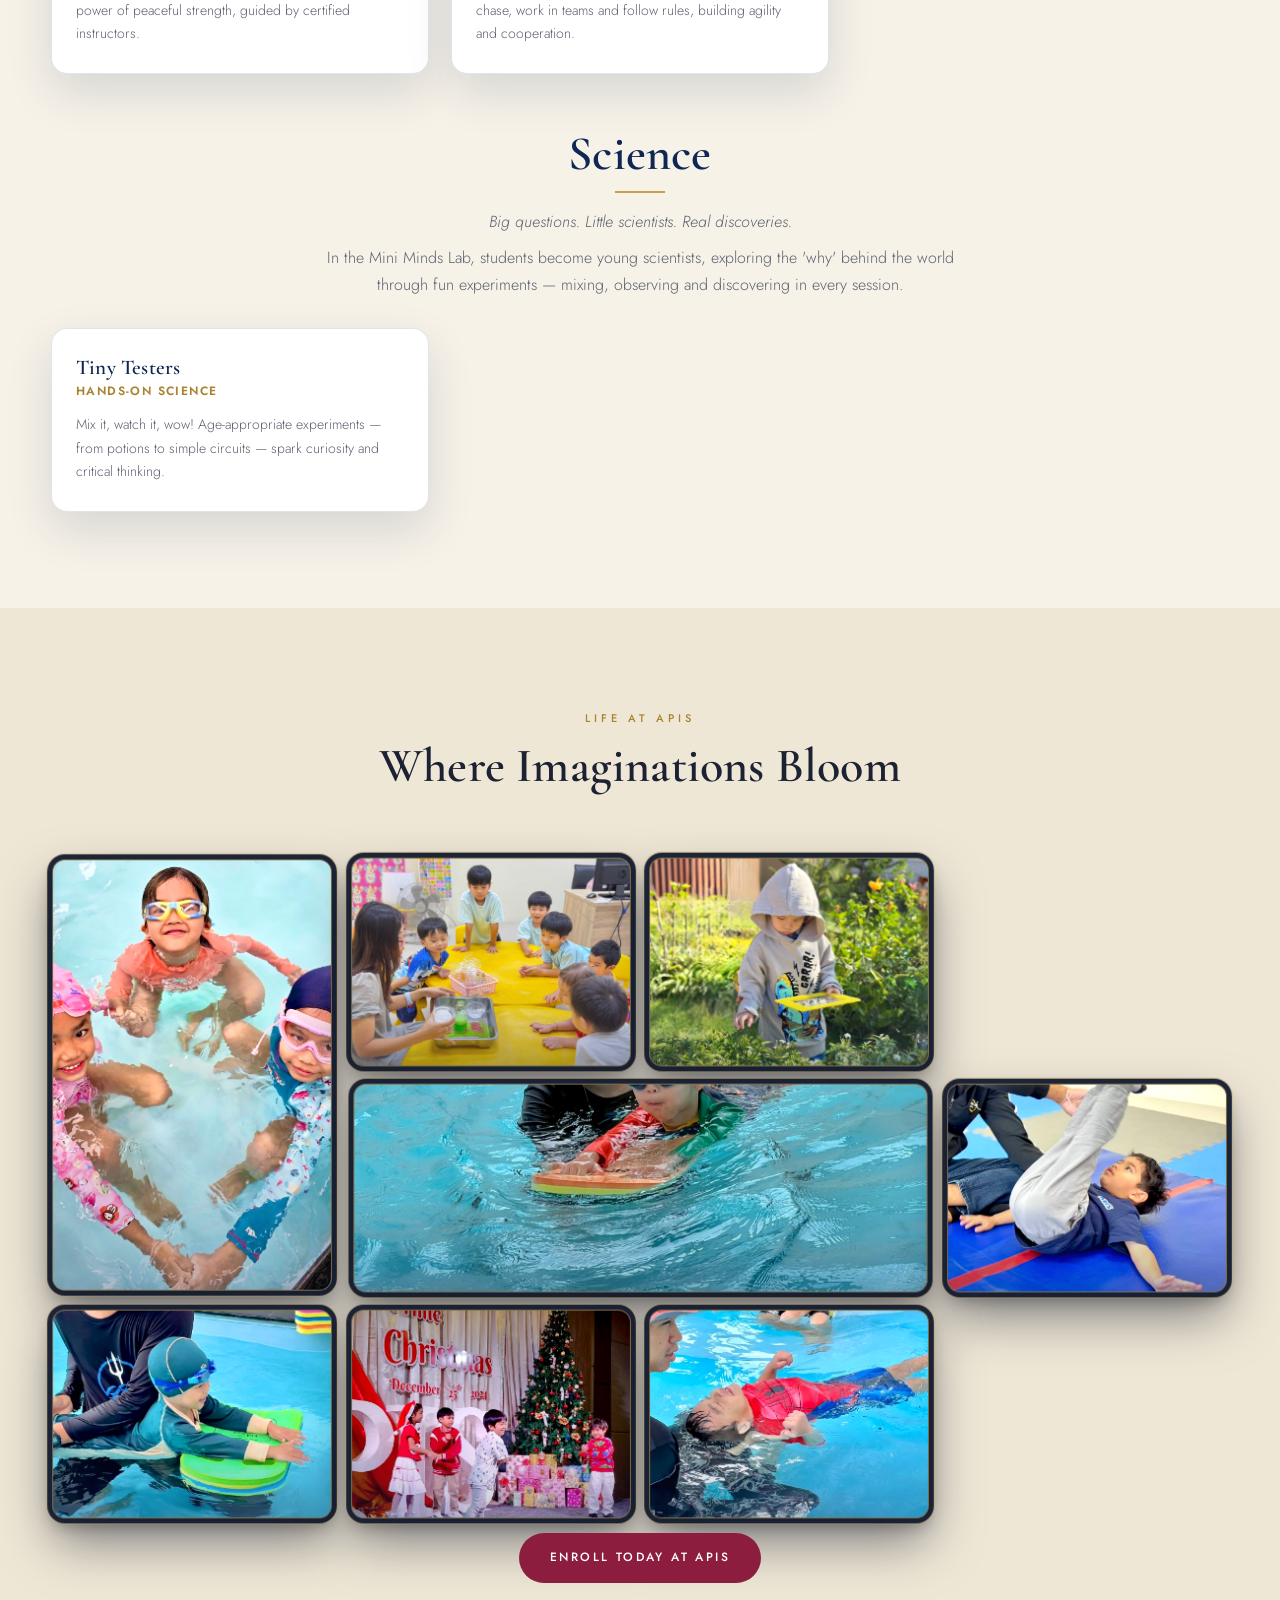
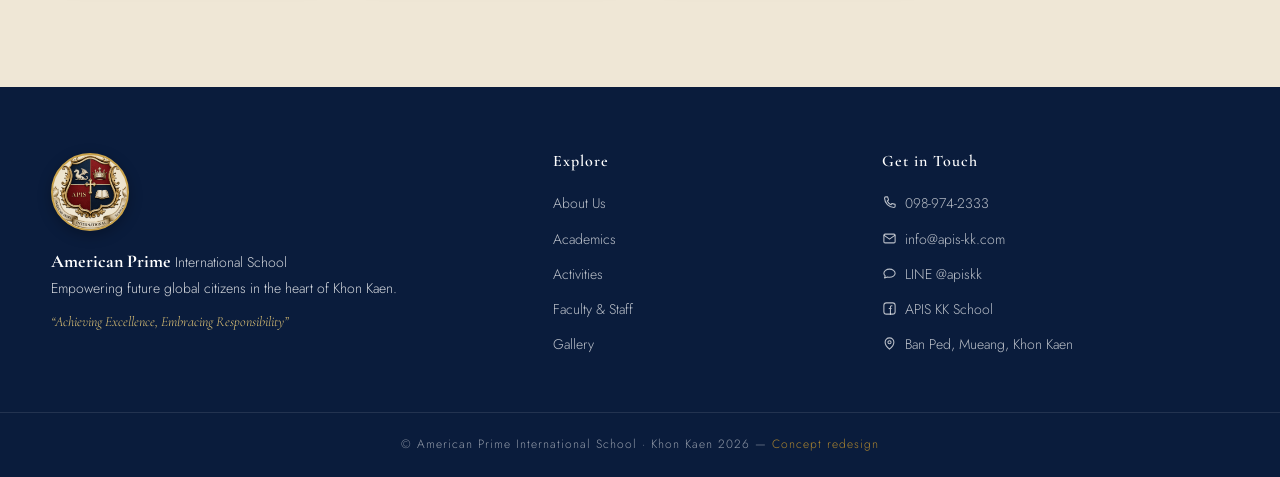
<file: activities.html>
<!DOCTYPE html>
<html lang="en">
<head>
<meta charset="utf-8">
<meta name="viewport" content="width=device-width, initial-scale=1">
<title data-i18n="act.metaTitle">Activities — American Prime International School</title>
<meta name="description" content="Creative arts, physical education and science activities at APIS Khon Kaen — where imaginations bloom.">
<link rel="preconnect" href="https://fonts.googleapis.com"><link rel="preconnect" href="https://fonts.gstatic.com" crossorigin>
<link href="https://fonts.googleapis.com/css2?family=Cormorant+Garamond:wght@400;500;600;700&family=Jost:wght@300;400;500;600&family=Noto+Sans+Thai:wght@300;400;500;600&family=Noto+Serif+Thai:wght@500;600;700&display=swap" rel="stylesheet">
<link rel="icon" type="image/png" href="assets/logo-crest.png">
<link rel="stylesheet" href="css/styles.css">
</head>
<body>
<header id="hdr"></header>

<section class="page-hero" style="background-image:url('assets/activities/singing.jpg')">
  <div class="ph-in reveal">
    <span class="eyebrow" data-i18n="nav.activities">Activities</span>
    <h1 data-i18n="act.h1">Activities</h1>
    <p data-i18n="act.heroSub">Where imaginations bloom and tiny hands craft big dreams.</p>
  </div>
</section>

<section class="block">
  <span class="orb orb-a" aria-hidden="true"></span>
  <div class="wrap center"><p class="lead" data-i18n="act.introP">At APIS, creativity is central.</p></div>

  <div class="wrap act-cat">
    <h2 class="act-cat-title" data-i18n="act.catArts">Creative Arts</h2>
    <p class="lead" style="max-width:640px;margin:16px auto 0;text-align:center" data-i18n="act.catArtsTag"></p>
    <div class="act-grid">
      <article class="act-card reveal"><h3 data-i18n="act.a1.t">Mini Makers Studio</h3><span class="act-sub" data-i18n="act.a1.s">Art &amp; Craft Adventures</span><p data-i18n="act.a1.p"></p></article>
      <article class="act-card reveal"><h3 data-i18n="act.a2.t">Stage Stars in Motion</h3><span class="act-sub" data-i18n="act.a2.s">Music &amp; Dance</span><p data-i18n="act.a2.p"></p></article>
      <article class="act-card reveal"><h3 data-i18n="act.a3.t">Melody Makers</h3><span class="act-sub" data-i18n="act.a3.s">Everyday Music &amp; Rhythm</span><p data-i18n="act.a3.p"></p></article>
    </div>
  </div>

  <div class="wrap act-cat">
    <h2 class="act-cat-title" data-i18n="act.catPE">Physical Education</h2>
    <p class="lead" style="max-width:640px;margin:16px auto 0;text-align:center;font-style:italic" data-i18n="act.catPETag"></p>
    <p class="lead" style="max-width:680px;margin:10px auto 0;text-align:center" data-i18n="act.peNote"></p>
    <div class="act-grid">
      <article class="act-card reveal"><h3 data-i18n="act.a4.t">Flip, Roll, Fly</h3><span class="act-sub" data-i18n="act.a4.s">Gymnastics</span><p data-i18n="act.a4.p"></p></article>
      <article class="act-card reveal"><h3 data-i18n="act.a5.t">Little Swingers</h3><span class="act-sub" data-i18n="act.a5.s">Early Golf</span><p data-i18n="act.a5.p"></p></article>
      <article class="act-card reveal"><h3 data-i18n="act.a6.t">Splash &amp; Swim Stars</h3><span class="act-sub" data-i18n="act.a6.s">Beginner Swimming</span><p data-i18n="act.a6.p"></p></article>
      <article class="act-card reveal"><h3 data-i18n="act.a7.t">Power Move</h3><span class="act-sub" data-i18n="act.a7.s">Taekwondo for Kids</span><p data-i18n="act.a7.p"></p></article>
      <article class="act-card reveal"><h3 data-i18n="act.a8.t">Flag Dash</h3><span class="act-sub" data-i18n="act.a8.s">Flag Ball Fun</span><p data-i18n="act.a8.p"></p></article>
    </div>
  </div>

  <div class="wrap act-cat">
    <h2 class="act-cat-title" data-i18n="act.catSci">Science</h2>
    <p class="lead" style="max-width:640px;margin:16px auto 0;text-align:center;font-style:italic" data-i18n="act.catSciTag"></p>
    <p class="lead" style="max-width:680px;margin:10px auto 0;text-align:center" data-i18n="act.sciNote"></p>
    <div class="act-grid">
      <article class="act-card reveal"><h3 data-i18n="act.a9.t">Tiny Testers</h3><span class="act-sub" data-i18n="act.a9.s">Hands-on Science</span><p data-i18n="act.a9.p"></p></article>
    </div>
  </div>
</section>

<section class="block cream">
  <div class="wrap center">
    <span class="eyebrow dark" data-i18n="home.galEyebrow">Life at APIS</span>
    <h2 data-i18n="home.galH2">Activities in Action</h2>
  </div>
  <div class="wrap gal-grid">
    <figure class="gitem reveal g-tall"><img src="assets/activities/act8.jpeg" alt="Swimming at APIS"></figure>
    <figure class="gitem reveal"><img src="assets/activities/act1.jpg" alt="Science experiment"></figure>
    <figure class="gitem reveal"><img src="assets/activities/act3.jpg" alt="Activity at APIS"></figure>
    <figure class="gitem reveal g-wide"><img src="assets/activities/act12.jpeg" alt="Activity at APIS"></figure>
    <figure class="gitem reveal"><img src="assets/activities/act4.jpeg" alt="Activity at APIS"></figure>
    <figure class="gitem reveal"><img src="assets/activities/act6.jpeg" alt="Activity at APIS"></figure>
    <figure class="gitem reveal"><img src="assets/activities/act9.jpeg" alt="Activity at APIS"></figure>
    <figure class="gitem reveal"><img src="assets/activities/act7.jpeg" alt="Activity at APIS"></figure>
  </div>
  <div class="wrap center"><a href="https://admission.apis-kk.com" target="_blank" rel="noopener" class="btn solid" style="margin-top:34px" data-i18n="btn.enroll">Enroll Today at APIS</a></div>
</section>

<footer id="ftr"></footer>
<script src="js/content.js"></script><script src="js/layout.js"></script><script src="js/i18n.js"></script><script src="js/main.js"></script>
</body>
</html>
</file>
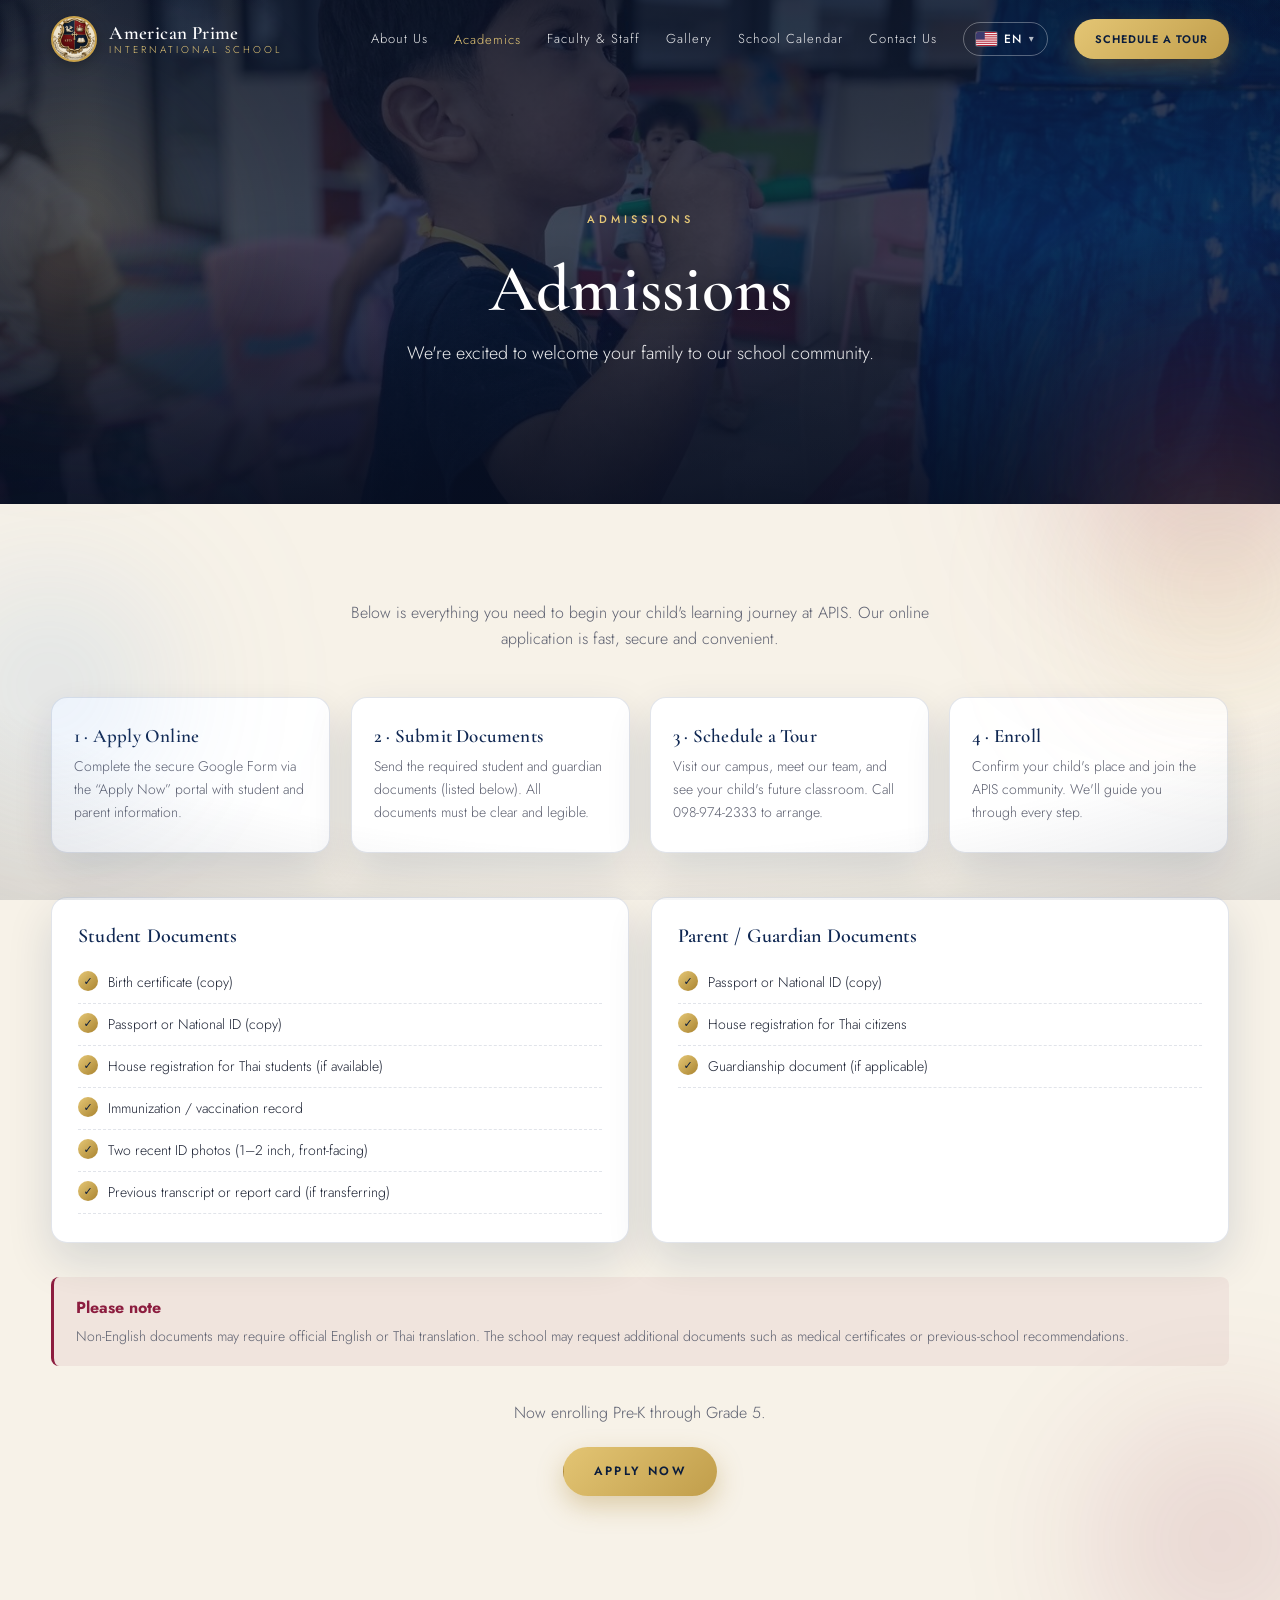
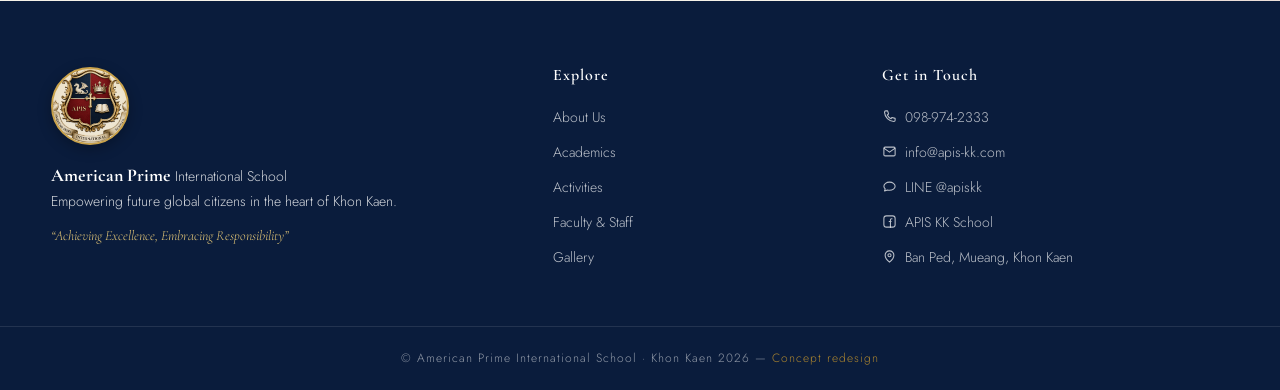
<file: admissions.html>
<!DOCTYPE html>
<html lang="en">
<head>
<meta charset="utf-8">
<meta name="viewport" content="width=device-width, initial-scale=1">
<title data-i18n="adm.metaTitle">Admissions — American Prime International School</title>
<meta name="description" content="How to enroll at APIS Khon Kaen — application steps, required documents and how to schedule a tour.">
<link rel="preconnect" href="https://fonts.googleapis.com"><link rel="preconnect" href="https://fonts.gstatic.com" crossorigin>
<link href="https://fonts.googleapis.com/css2?family=Cormorant+Garamond:wght@400;500;600;700&family=Jost:wght@300;400;500;600&family=Noto+Sans+Thai:wght@300;400;500;600&family=Noto+Serif+Thai:wght@500;600;700&display=swap" rel="stylesheet">
<link rel="icon" type="image/png" href="assets/logo-crest.png">
<link rel="stylesheet" href="css/styles.css">
</head>
<body>
<header id="hdr"></header>

<section class="page-hero" style="background-image:url('assets/IMG_5616.jpg')">
  <div class="ph-in reveal">
    <span class="eyebrow" data-i18n="nav.admissions">Admissions</span>
    <h1 data-i18n="adm.h1">Admissions</h1>
    <p data-i18n="adm.heroSub">We're excited to welcome your family to our school community.</p>
  </div>
</section>

<section class="block">
  <span class="orb orb-b" aria-hidden="true"></span>
  <div class="wrap center"><p class="lead" data-i18n="adm.introP"></p></div>
  <div class="wrap steps">
    <article class="step reveal"><h3 data-i18n="adm.step1.t">1 · Apply Online</h3><p data-i18n="adm.step1.p"></p></article>
    <article class="step reveal"><h3 data-i18n="adm.step2.t">2 · Submit Documents</h3><p data-i18n="adm.step2.p"></p></article>
    <article class="step reveal"><h3 data-i18n="adm.step3.t">3 · Schedule a Tour</h3><p data-i18n="adm.step3.p"></p></article>
    <article class="step reveal"><h3 data-i18n="adm.step4.t">4 · Enroll</h3><p data-i18n="adm.step4.p"></p></article>
  </div>
  <div class="wrap docs-grid">
    <div class="docs-card reveal"><h3 data-i18n="adm.docsStudentT">Student Documents</h3><ul data-i18n-list="adm.docsStudent"></ul></div>
    <div class="docs-card reveal"><h3 data-i18n="adm.docsParentT">Parent / Guardian Documents</h3><ul data-i18n-list="adm.docsParent"></ul></div>
  </div>
  <div class="wrap"><div class="note-box reveal"><b data-i18n="adm.noteT">Please note</b><p data-i18n="adm.noteP"></p></div></div>
  <div class="wrap center" style="margin-top:34px">
    <p class="lead" style="margin-bottom:20px" data-i18n="adm.grade">Now enrolling Pre-K through Grade 5.</p>
    <a href="https://admission.apis-kk.com" target="_blank" rel="noopener" class="btn gold" data-i18n="btn.apply">Apply Now</a>
  </div>
</section>

<footer id="ftr"></footer>
<script src="js/content.js"></script><script src="js/layout.js"></script><script src="js/i18n.js"></script><script src="js/main.js"></script>
</body>
</html>
</file>
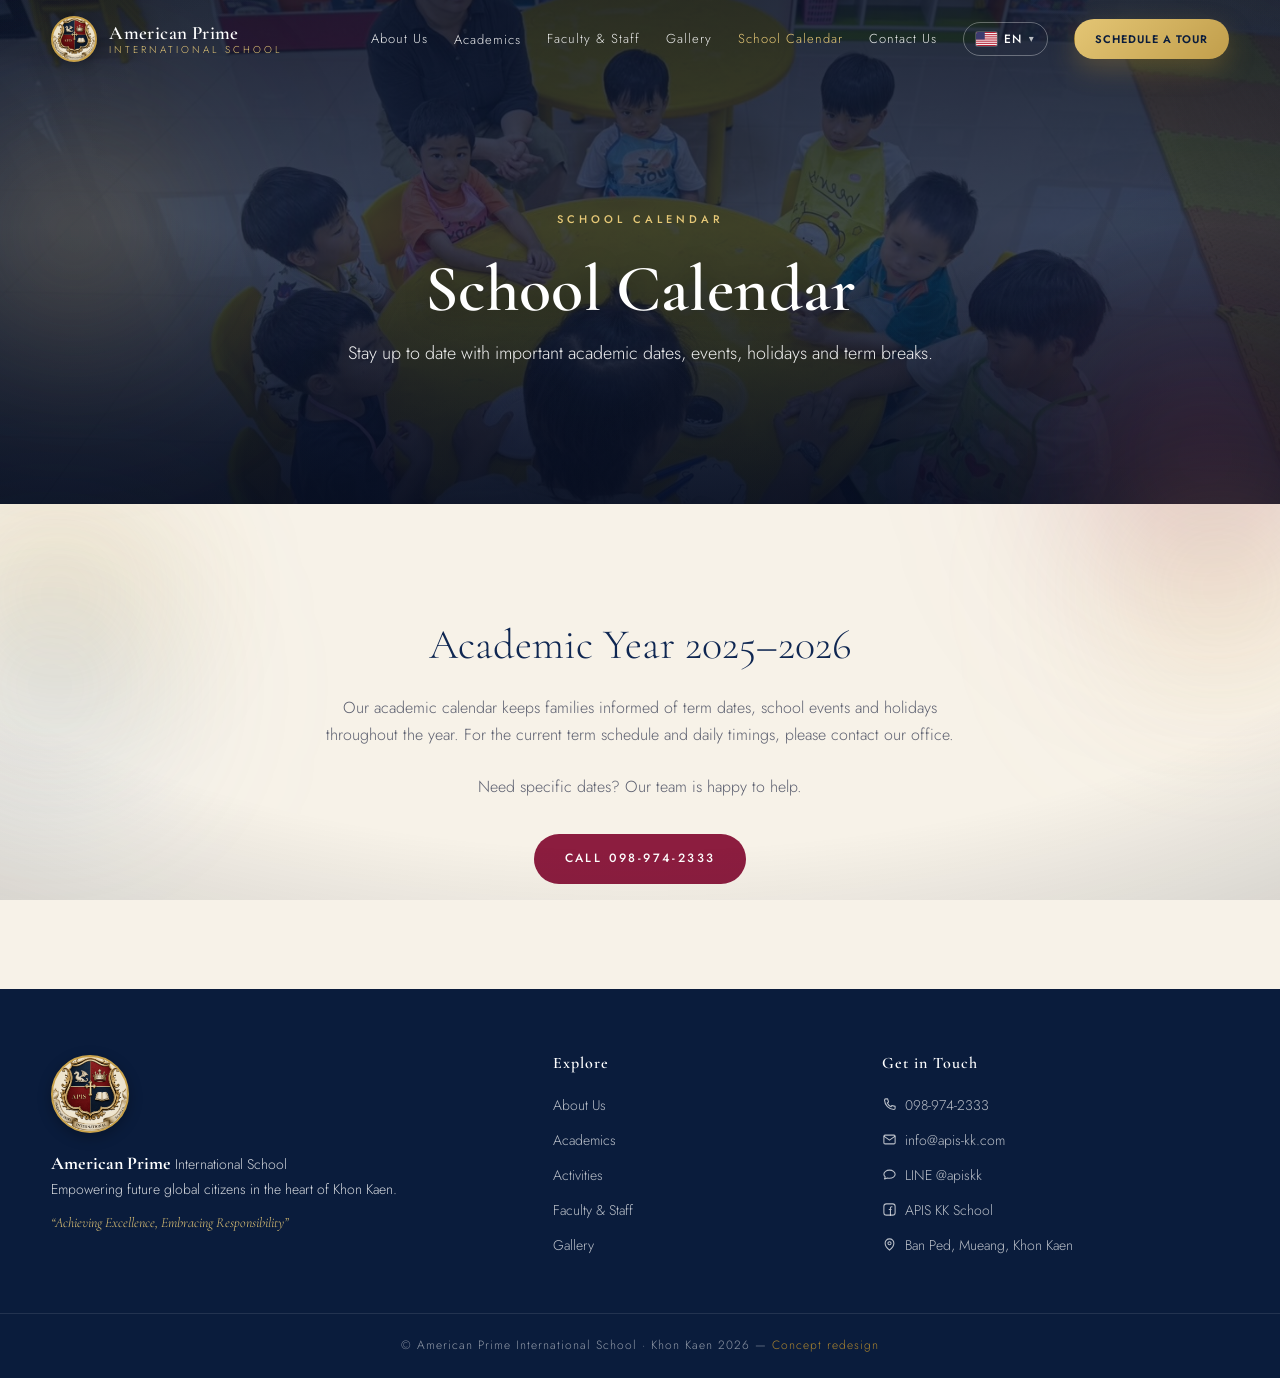
<file: calendar.html>
<!DOCTYPE html>
<html lang="en">
<head>
<meta charset="utf-8">
<meta name="viewport" content="width=device-width, initial-scale=1">
<title data-i18n="cal.metaTitle">School Calendar — American Prime International School</title>
<meta name="description" content="Academic year, term dates, events and holidays at APIS Khon Kaen.">
<link rel="preconnect" href="https://fonts.googleapis.com"><link rel="preconnect" href="https://fonts.gstatic.com" crossorigin>
<link href="https://fonts.googleapis.com/css2?family=Cormorant+Garamond:wght@400;500;600;700&family=Jost:wght@300;400;500;600&family=Noto+Sans+Thai:wght@300;400;500;600&family=Noto+Serif+Thai:wght@500;600;700&display=swap" rel="stylesheet">
<link rel="icon" type="image/png" href="assets/logo-crest.png">
<link rel="stylesheet" href="css/styles.css">
</head>
<body>
<header id="hdr"></header>

<section class="page-hero" style="background-image:url('assets/activities/act_hero5618.jpg')">
  <div class="ph-in reveal">
    <span class="eyebrow" data-i18n="nav.calendar">School Calendar</span>
    <h1 data-i18n="cal.h1">School Calendar</h1>
    <p data-i18n="cal.heroSub">Stay up to date with important academic dates, events and holidays.</p>
  </div>
</section>

<section class="block">
  <span class="orb orb-a" aria-hidden="true"></span>
  <div class="wrap center reveal">
    <div class="cal-year" data-i18n="cal.year">Academic Year 2025–2026</div>
    <p class="cal-note" data-i18n="cal.introP"></p>
    <p class="cal-note" data-i18n="cal.ctaP"></p>
    <a href="tel:0989742333" class="btn solid" style="margin-top:8px" data-i18n="btn.call">Call 098-974-2333</a>
  </div>
</section>

<footer id="ftr"></footer>
<script src="js/content.js"></script><script src="js/layout.js"></script><script src="js/i18n.js"></script><script src="js/main.js"></script>
</body>
</html>
</file>
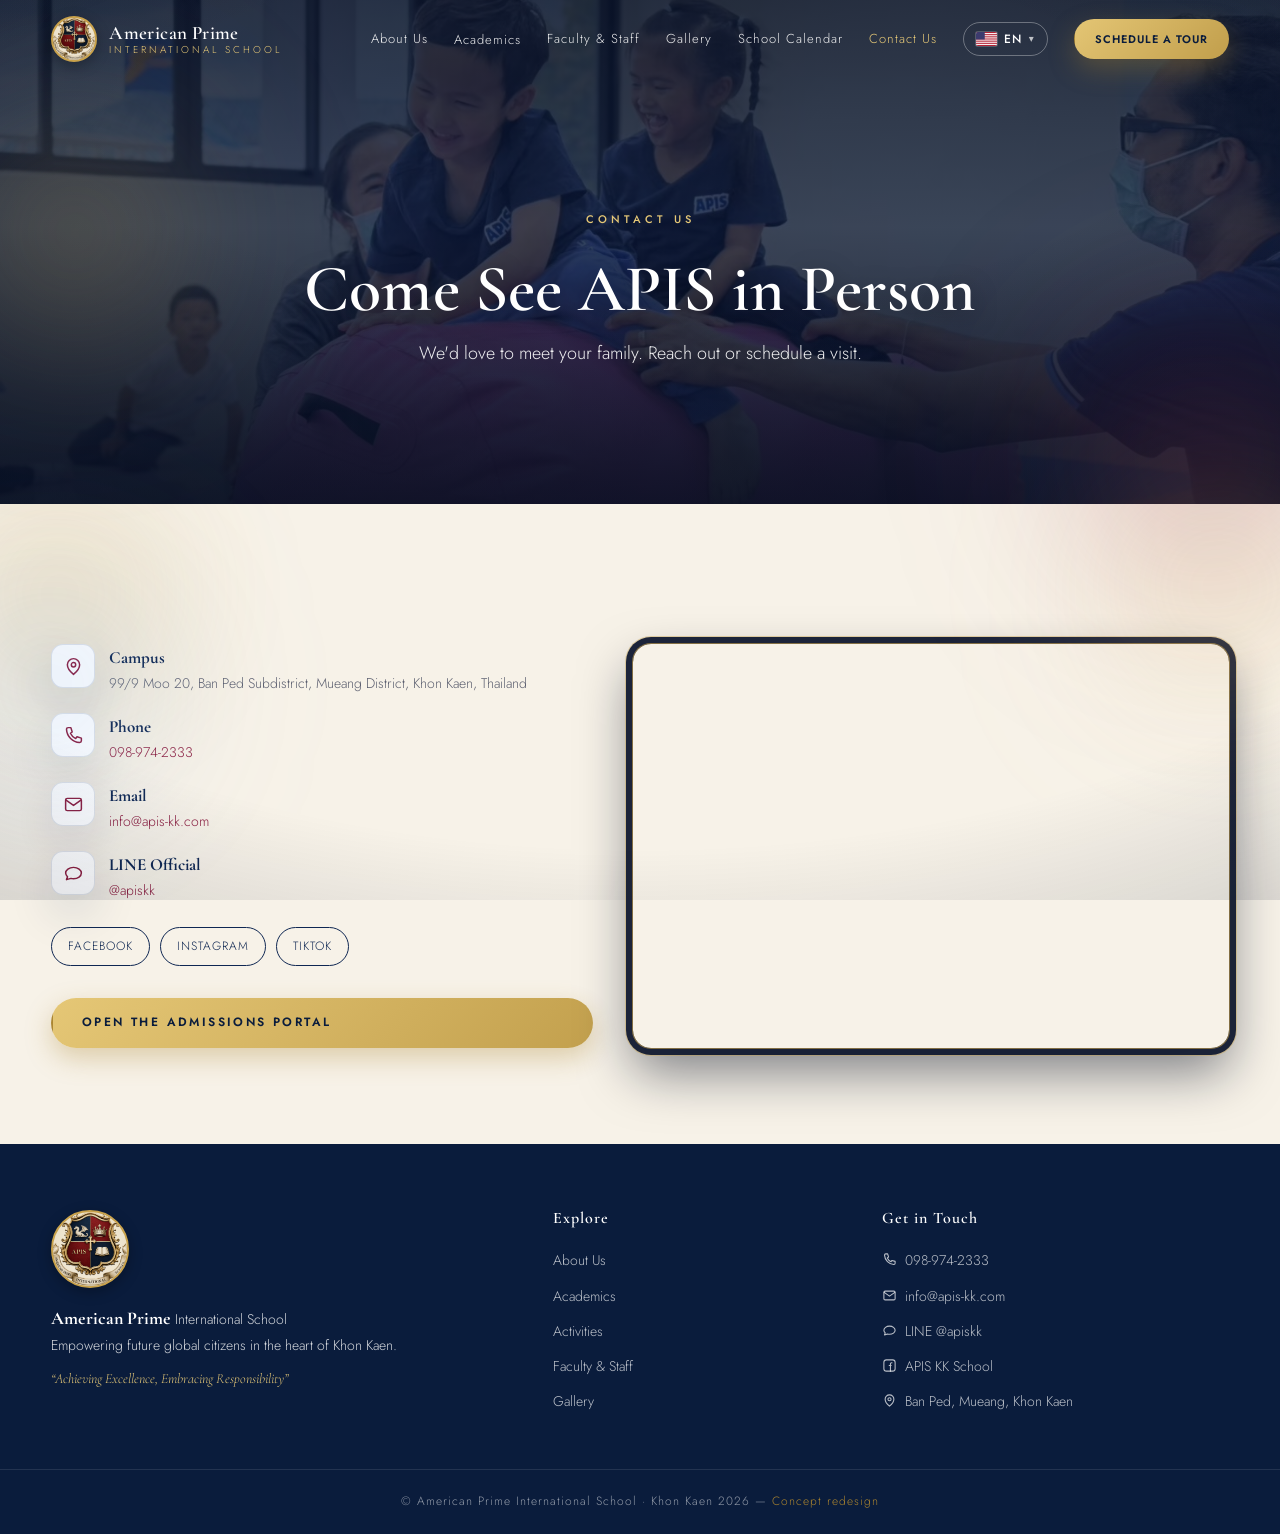
<file: contact.html>
<!DOCTYPE html>
<html lang="en">
<head>
<meta charset="utf-8">
<meta name="viewport" content="width=device-width, initial-scale=1">
<title data-i18n="con.metaTitle">Contact Us — American Prime International School</title>
<meta name="description" content="Visit APIS Khon Kaen — address, phone, email, LINE and admissions portal.">
<link rel="preconnect" href="https://fonts.googleapis.com"><link rel="preconnect" href="https://fonts.gstatic.com" crossorigin>
<link href="https://fonts.googleapis.com/css2?family=Cormorant+Garamond:wght@400;500;600;700&family=Jost:wght@300;400;500;600&family=Noto+Sans+Thai:wght@300;400;500;600&family=Noto+Serif+Thai:wght@500;600;700&display=swap" rel="stylesheet">
<link rel="icon" type="image/png" href="assets/logo-crest.png">
<link rel="stylesheet" href="css/styles.css">
</head>
<body>
<header id="hdr"></header>

<section class="page-hero" style="background-image:url('assets/IMG_5500.jpg')">
  <div class="ph-in reveal">
    <span class="eyebrow" data-i18n="nav.contact">Contact Us</span>
    <h1 data-i18n="con.h1">Come See APIS in Person</h1>
    <p data-i18n="con.heroSub">We'd love to meet your family. Reach out or schedule a visit.</p>
  </div>
</section>

<section class="block">
  <span class="orb orb-a" aria-hidden="true"></span>
  <div class="wrap contact-grid">
    <div class="contact-info reveal">
      <div class="ci-row"><span class="ci-ico"><svg viewBox="0 0 24 24"><path d="M12 21s7-5.6 7-11a7 7 0 1 0-14 0c0 5.4 7 11 7 11Z"/><circle cx="12" cy="10" r="2.5"/></svg></span><div><b data-i18n="con.campusT">Campus</b><p data-i18n="con.campusP">99/9 Moo 20, Ban Ped, Mueang, Khon Kaen</p></div></div>
      <div class="ci-row"><span class="ci-ico"><svg viewBox="0 0 24 24"><path d="M6 3h3l1.5 5-2 1.5a12 12 0 0 0 6 6l1.5-2 5 1.5v3a2 2 0 0 1-2 2A16 16 0 0 1 4 5a2 2 0 0 1 2-2Z"/></svg></span><div><b data-i18n="con.phoneT">Phone</b><p><a href="tel:0989742333">098-974-2333</a></p></div></div>
      <div class="ci-row"><span class="ci-ico"><svg viewBox="0 0 24 24"><rect x="3" y="5" width="18" height="14" rx="2"/><path d="m3.5 7 8.5 6 8.5-6"/></svg></span><div><b data-i18n="con.emailT">Email</b><p><a href="mailto:info@apis-kk.com">info@apis-kk.com</a></p></div></div>
      <div class="ci-row"><span class="ci-ico"><svg viewBox="0 0 24 24"><path d="M21 11.5c0 3.6-4 6.5-9 6.5-1 0-2-.1-2.9-.4L4 19l1.2-3.2A6.3 6.3 0 0 1 3 11.5C3 7.9 7 5 12 5s9 2.9 9 6.5Z"/></svg></span><div><b data-i18n="con.lineT">LINE Official</b><p><a href="https://line.me/R/ti/p/@apiskk" target="_blank" rel="noopener">@apiskk</a></p></div></div>
      <div class="socials">
        <a href="https://facebook.com/apiskkschool" target="_blank" rel="noopener">Facebook</a>
        <a href="https://instagram.com/apiskhonkaenschool" target="_blank" rel="noopener">Instagram</a>
        <a href="https://tiktok.com/@apiskkschool" target="_blank" rel="noopener">TikTok</a>
      </div>
      <a href="https://admission.apis-kk.com" target="_blank" rel="noopener" class="btn gold" style="margin-top:8px" data-i18n="btn.portal">Open the Admissions Portal</a>
    </div>
    <div class="contact-map reveal">
      <iframe title="APIS location map" src="https://www.google.com/maps?q=American+Prime+International+School+Khon+Kaen&output=embed" loading="lazy" referrerpolicy="no-referrer-when-downgrade"></iframe>
    </div>
  </div>
</section>

<footer id="ftr"></footer>
<script src="js/content.js"></script><script src="js/layout.js"></script><script src="js/i18n.js"></script><script src="js/main.js"></script>
</body>
</html>
</file>
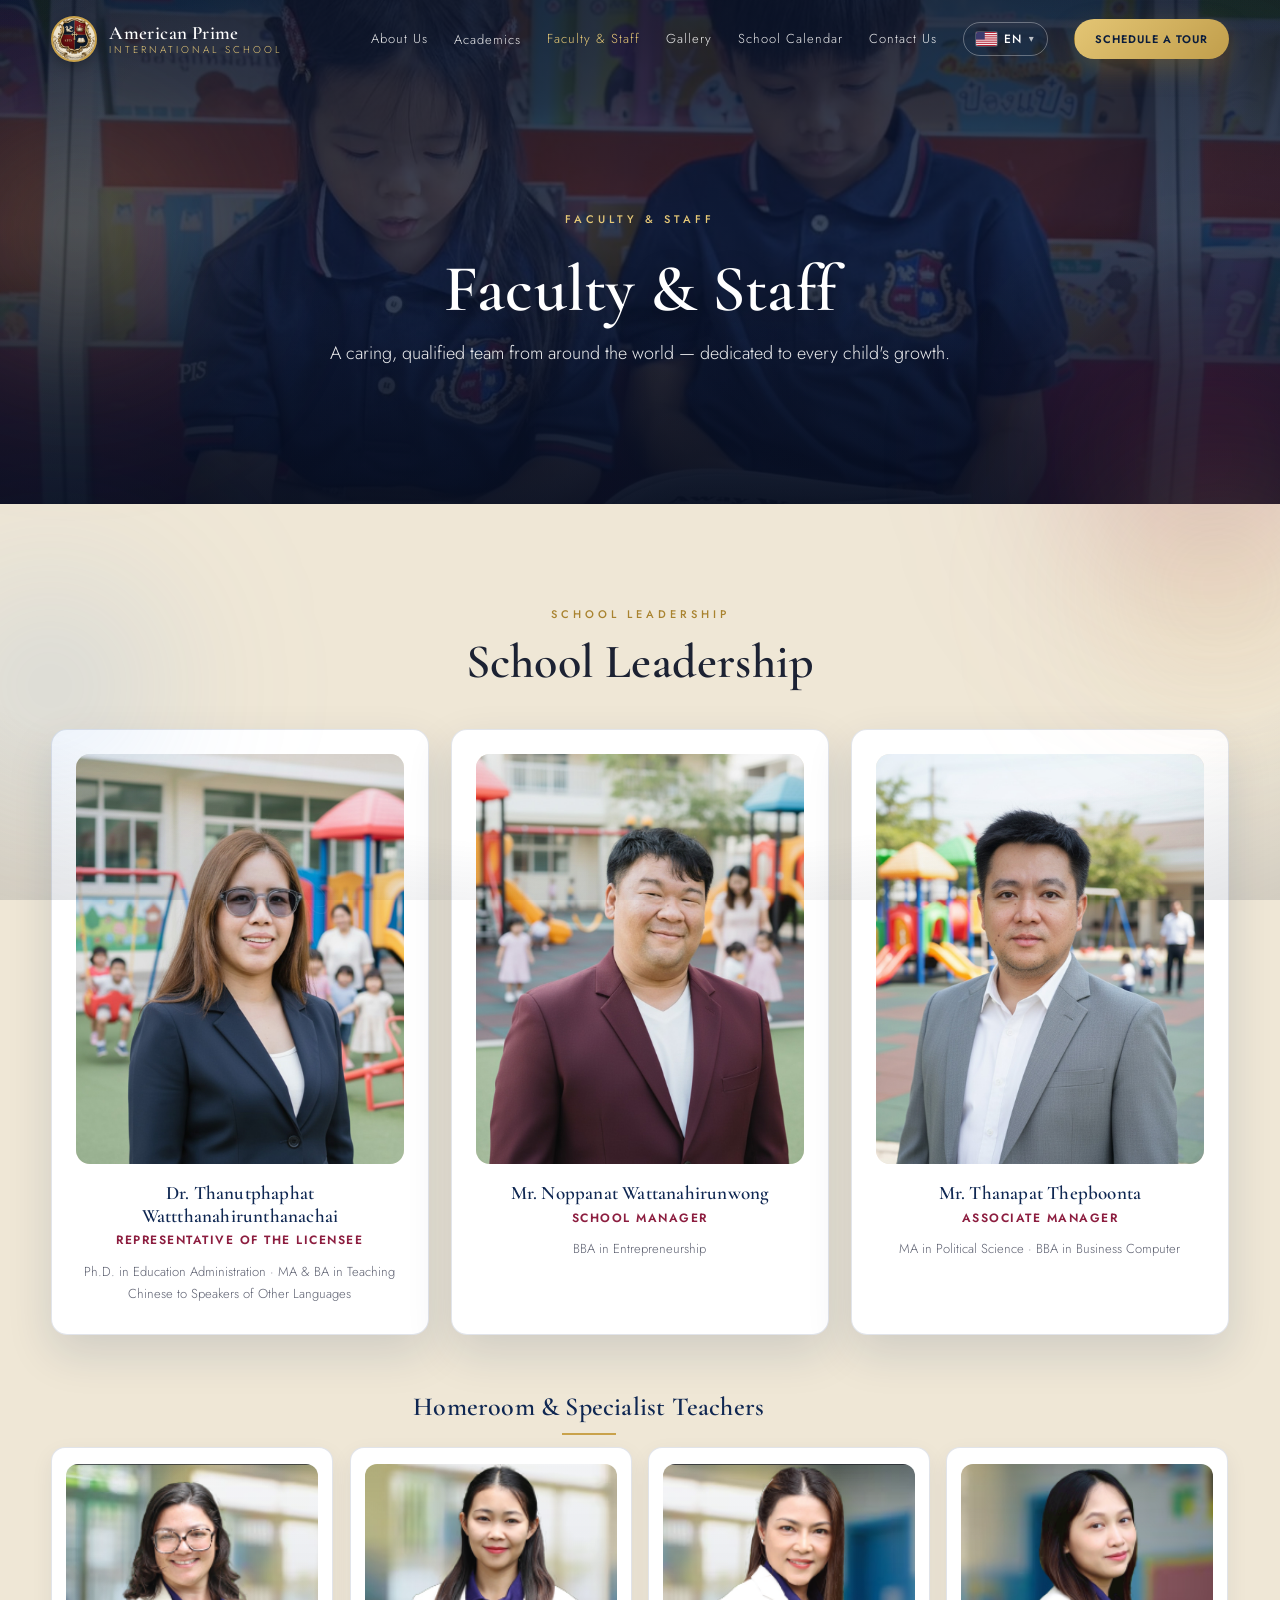
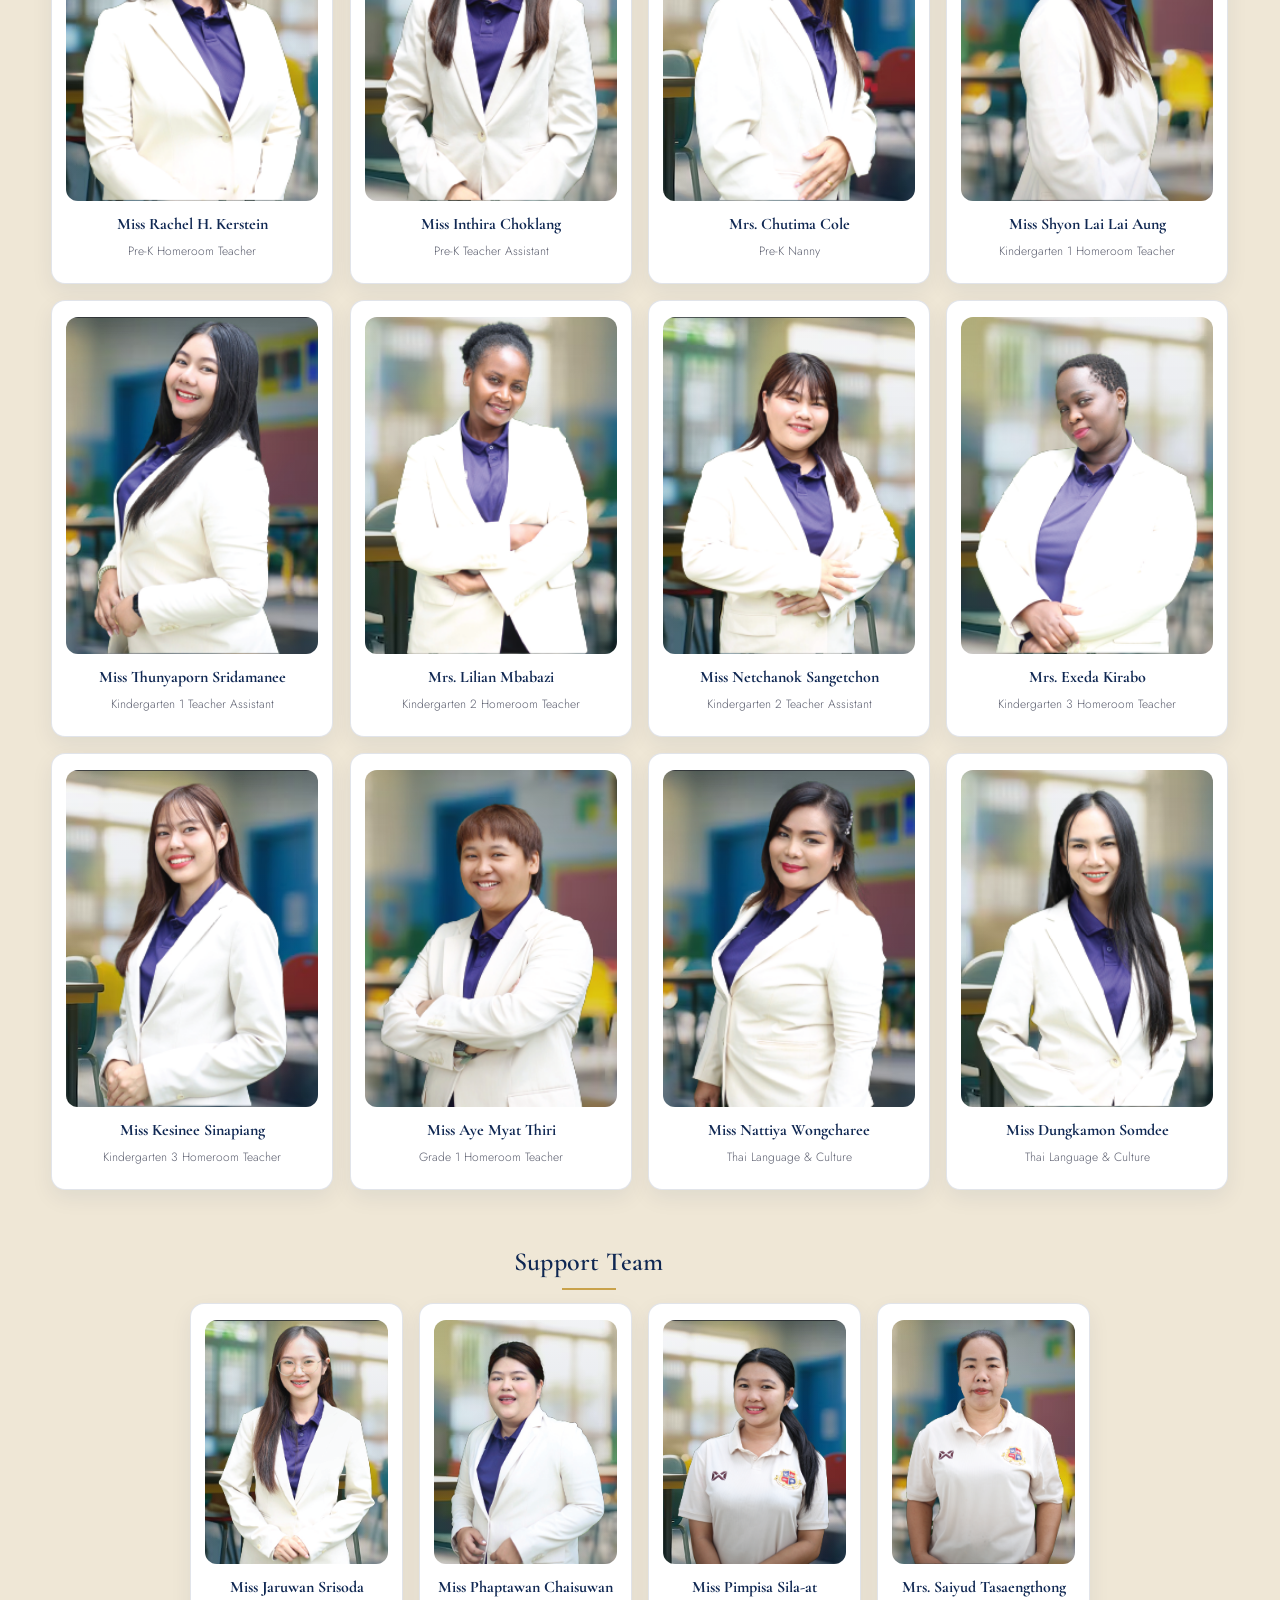
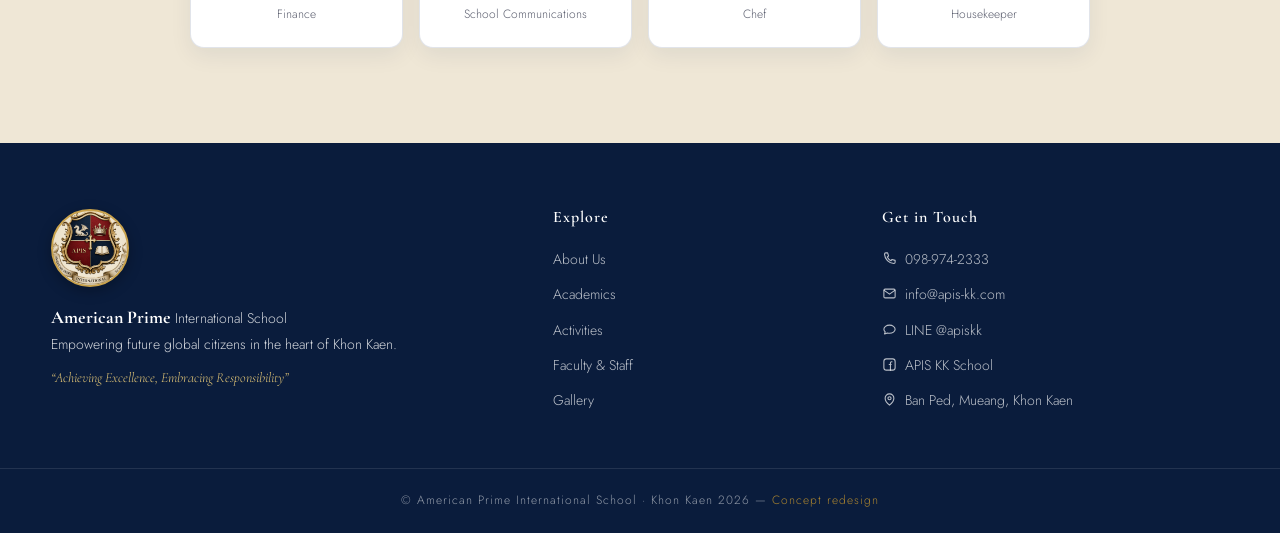
<file: faculty.html>
<!DOCTYPE html>
<html lang="en">
<head>
<meta charset="utf-8">
<meta name="viewport" content="width=device-width, initial-scale=1">
<title data-i18n="fac.metaTitle">Faculty & Staff — American Prime International School</title>
<meta name="description" content="Meet the caring, qualified faculty and staff of APIS Khon Kaen.">
<link rel="preconnect" href="https://fonts.googleapis.com"><link rel="preconnect" href="https://fonts.gstatic.com" crossorigin>
<link href="https://fonts.googleapis.com/css2?family=Cormorant+Garamond:wght@400;500;600;700&family=Jost:wght@300;400;500;600&family=Noto+Sans+Thai:wght@300;400;500;600&family=Noto+Serif+Thai:wght@500;600;700&display=swap" rel="stylesheet">
<link rel="icon" type="image/png" href="assets/logo-crest.png">
<link rel="stylesheet" href="css/styles.css">
</head>
<body>
<header id="hdr"></header>

<section class="page-hero" style="background-image:url('assets/LINE_ALBUM_Pixs-for-Website-and-Marketing_250127_15.jpg')">
  <div class="ph-in reveal">
    <span class="eyebrow" data-i18n="nav.faculty">Faculty &amp; Staff</span>
    <h1 data-i18n="fac.h1">Faculty &amp; Staff</h1>
    <p data-i18n="fac.heroSub">A caring, qualified team from around the world.</p>
  </div>
</section>

<section class="block cream" id="faculty">
  <div class="wrap center"><span class="eyebrow dark" data-i18n="fac.leadTitle">School Leadership</span><h2 data-i18n="fac.leadTitle">School Leadership</h2></div>
  <div class="wrap lead-grid">
    <article class="lead-card reveal"><img src="assets/faculty/lead1.jpg" alt="Dr. Thanutphaphat Wattthanahirunthanachai"><h3>Dr. Thanutphaphat Wattthanahirunthanachai</h3><span class="role" data-i18n="role.rep">Representative of the Licensee</span><p>Ph.D. in Education Administration · MA &amp; BA in Teaching Chinese to Speakers of Other Languages</p></article>
    <article class="lead-card reveal"><img src="assets/faculty/lead2.jpg" alt="Mr. Noppanat Wattanahirunwong"><h3>Mr. Noppanat Wattanahirunwong</h3><span class="role" data-i18n="role.manager">School Manager</span><p>BBA in Entrepreneurship</p></article>
    <article class="lead-card reveal"><img src="assets/faculty/lead3.jpg" alt="Mr. Thanapat Thepboonta"><h3>Mr. Thanapat Thepboonta</h3><span class="role" data-i18n="role.assoc">Associate Manager</span><p>MA in Political Science · BBA in Business Computer</p></article>
  </div>

  <div class="wrap fac-head reveal"><h3 class="curric-title" data-i18n="fac.teachersTitle">Homeroom &amp; Specialist Teachers</h3></div>
  <div class="wrap fac-grid">
    <div class="fac reveal"><img src="assets/faculty/art0.png" alt="Miss Rachel H. Kerstein"><b>Miss Rachel H. Kerstein</b><small data-i18n="role.prekHome">Pre-K Homeroom Teacher</small></div>
    <div class="fac reveal"><img src="assets/faculty/art1.png" alt="Miss Inthira Choklang"><b>Miss Inthira Choklang</b><small data-i18n="role.prekAsst">Pre-K Teacher Assistant</small></div>
    <div class="fac reveal"><img src="assets/faculty/art2.png" alt="Mrs. Chutima Cole"><b>Mrs. Chutima Cole</b><small data-i18n="role.prekNanny">Pre-K Nanny</small></div>
    <div class="fac reveal"><img src="assets/faculty/art3.png" alt="Miss Shyon Lai Lai Aung"><b>Miss Shyon Lai Lai Aung</b><small data-i18n="role.k1Home">Kindergarten 1 Homeroom Teacher</small></div>
    <div class="fac reveal"><img src="assets/faculty/art4.png" alt="Miss Thunyaporn Sridamanee"><b>Miss Thunyaporn Sridamanee</b><small data-i18n="role.k1Asst">Kindergarten 1 Teacher Assistant</small></div>
    <div class="fac reveal"><img src="assets/faculty/art5.png" alt="Mrs. Lilian Mbabazi"><b>Mrs. Lilian Mbabazi</b><small data-i18n="role.k2Home">Kindergarten 2 Homeroom Teacher</small></div>
    <div class="fac reveal"><img src="assets/faculty/art6.png" alt="Miss Netchanok Sangetchon"><b>Miss Netchanok Sangetchon</b><small data-i18n="role.k2Asst">Kindergarten 2 Teacher Assistant</small></div>
    <div class="fac reveal"><img src="assets/faculty/art7.png" alt="Mrs. Exeda Kirabo"><b>Mrs. Exeda Kirabo</b><small data-i18n="role.k3Home">Kindergarten 3 Homeroom Teacher</small></div>
    <div class="fac reveal"><img src="assets/faculty/art8.png" alt="Miss Kesinee Sinapiang"><b>Miss Kesinee Sinapiang</b><small data-i18n="role.k3Home">Kindergarten 3 Homeroom Teacher</small></div>
    <div class="fac reveal"><img src="assets/faculty/art9.png" alt="Miss Aye Myat Thiri"><b>Miss Aye Myat Thiri</b><small data-i18n="role.g1Home">Grade 1 Homeroom Teacher</small></div>
    <div class="fac reveal"><img src="assets/faculty/art10.png" alt="Miss Nattiya Wongcharee"><b>Miss Nattiya Wongcharee</b><small data-i18n="role.thai">Thai Language &amp; Culture</small></div>
    <div class="fac reveal"><img src="assets/faculty/art11.png" alt="Miss Dungkamon Somdee"><b>Miss Dungkamon Somdee</b><small data-i18n="role.thai">Thai Language &amp; Culture</small></div>
  </div>

  <div class="wrap fac-head reveal"><h3 class="curric-title" data-i18n="fac.supportTitle">Support Team</h3></div>
  <div class="wrap fac-grid support">
    <div class="fac reveal"><img src="assets/faculty/art12.png" alt="Miss Jaruwan Srisoda"><b>Miss Jaruwan Srisoda</b><small data-i18n="role.finance">Finance</small></div>
    <div class="fac reveal"><img src="assets/faculty/art13.png" alt="Miss Phaptawan Chaisuwan"><b>Miss Phaptawan Chaisuwan</b><small data-i18n="role.comms">School Communications</small></div>
    <div class="fac reveal"><img src="assets/faculty/art15.png" alt="Miss Pimpisa Sila-at"><b>Miss Pimpisa Sila-at</b><small data-i18n="role.chef">Chef</small></div>
    <div class="fac reveal"><img src="assets/faculty/art14.png" alt="Mrs. Saiyud Tasaengthong"><b>Mrs. Saiyud Tasaengthong</b><small data-i18n="role.house">Housekeeper</small></div>
  </div>
</section>

<footer id="ftr"></footer>
<script src="js/content.js"></script><script src="js/layout.js"></script><script src="js/i18n.js"></script><script src="js/main.js"></script>
</body>
</html>
</file>
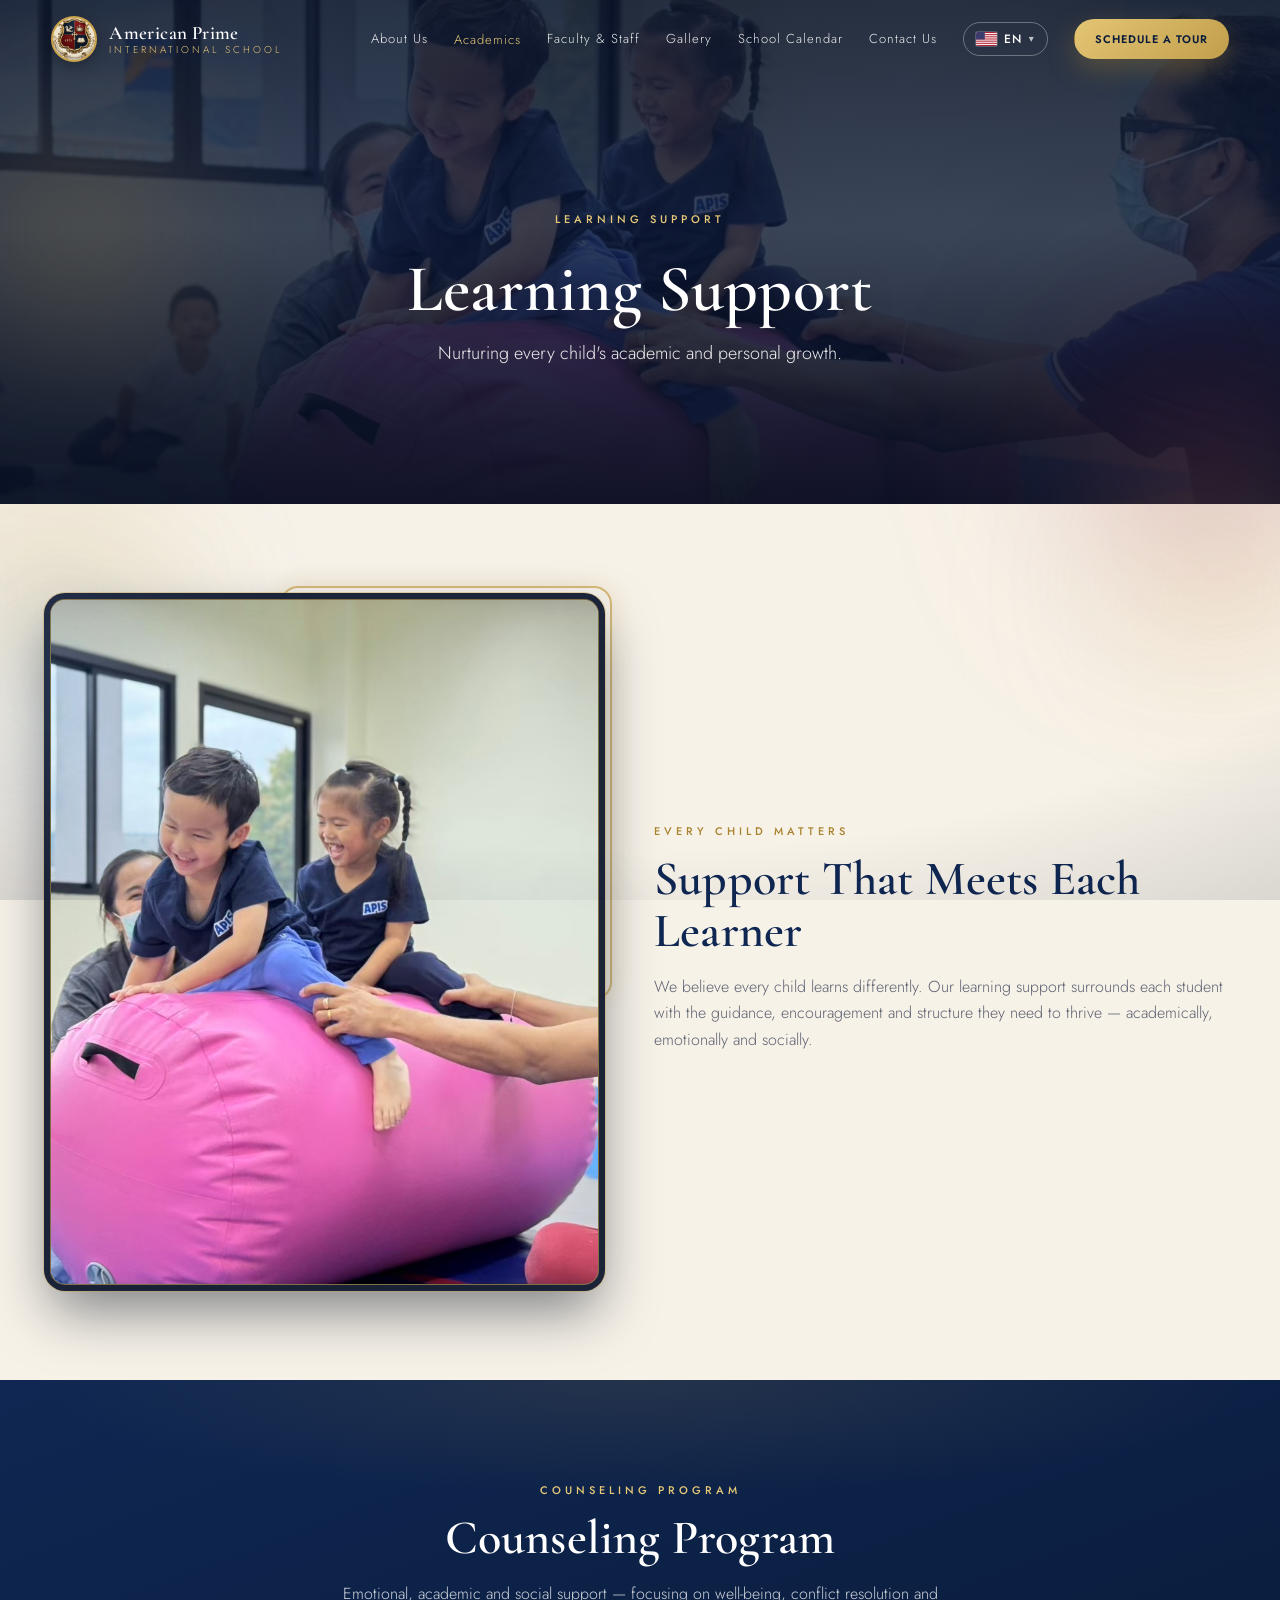
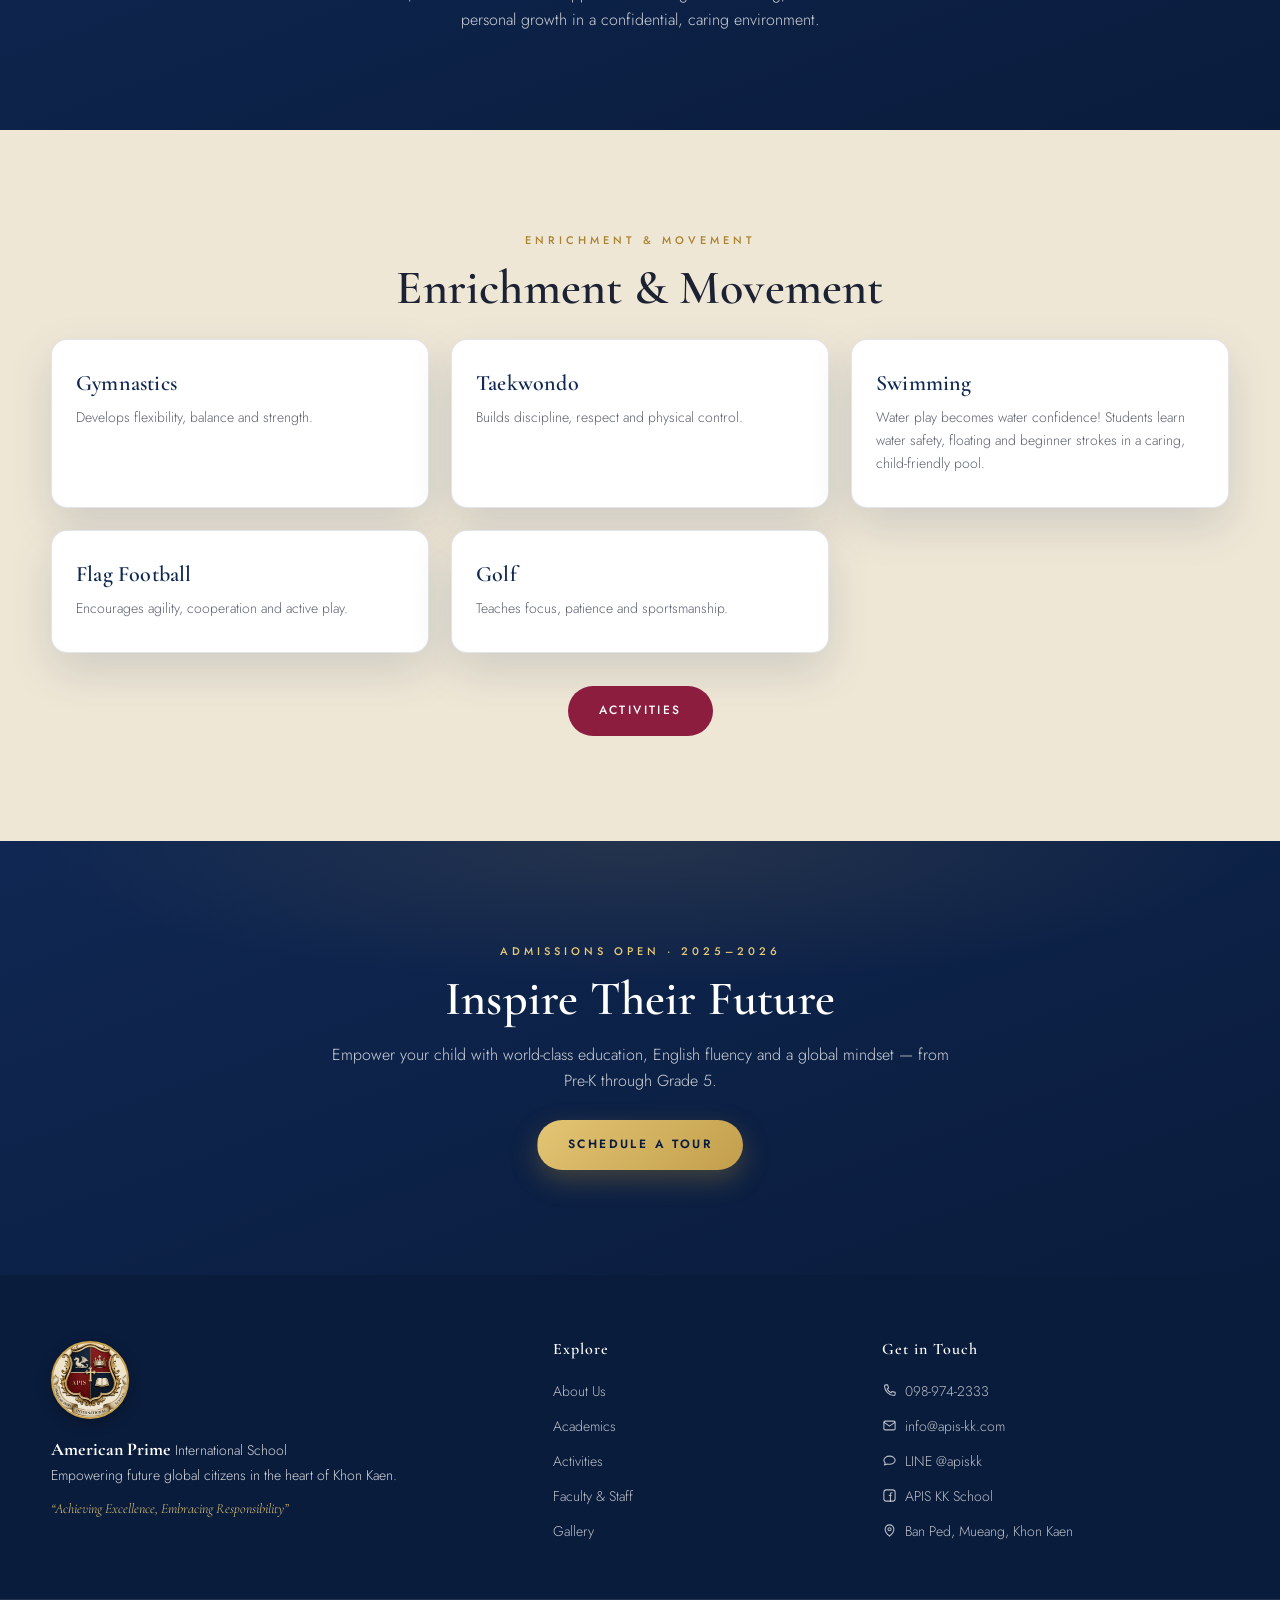
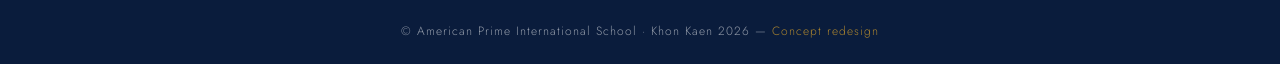
<file: learning-support.html>
<!DOCTYPE html>
<html lang="en">
<head>
<meta charset="utf-8">
<meta name="viewport" content="width=device-width, initial-scale=1">
<title data-i18n="ls.metaTitle">Learning Support — American Prime International School</title>
<meta name="description" content="Counseling and enrichment that nurture every child's academic and personal growth at APIS Khon Kaen.">
<link rel="preconnect" href="https://fonts.googleapis.com"><link rel="preconnect" href="https://fonts.gstatic.com" crossorigin>
<link href="https://fonts.googleapis.com/css2?family=Cormorant+Garamond:wght@400;500;600;700&family=Jost:wght@300;400;500;600&family=Noto+Sans+Thai:wght@300;400;500;600&family=Noto+Serif+Thai:wght@500;600;700&display=swap" rel="stylesheet">
<link rel="icon" type="image/png" href="assets/logo-crest.png">
<link rel="stylesheet" href="css/styles.css">
</head>
<body>
<header id="hdr"></header>

<section class="page-hero" style="background-image:url('assets/IMG_5500.jpg')">
  <div class="ph-in reveal">
    <span class="eyebrow" data-i18n="nav.learning">Learning Support</span>
    <h1 data-i18n="ls.h1">Learning Support</h1>
    <p data-i18n="ls.heroSub">Nurturing every child's academic and personal growth.</p>
  </div>
</section>

<section class="block">
  <span class="orb orb-a" aria-hidden="true"></span>
  <div class="wrap about-grid">
    <div class="about-media reveal"><img src="assets/IMG_5500.jpg" alt="Supportive learning at APIS"></div>
    <div class="about-copy reveal">
      <span class="eyebrow dark" data-i18n="ls.introEyebrow">Every Child Matters</span>
      <h2 data-i18n="ls.introH2">Support That Meets Each Learner</h2>
      <p data-i18n="ls.introP"></p>
    </div>
  </div>
</section>

<section class="block navy">
  <div class="wrap center">
    <span class="eyebrow" data-i18n="ls.counsel.t">Counseling Program</span>
    <h2 class="lt" data-i18n="ls.counsel.t">Counseling Program</h2>
    <p class="lead" data-i18n="ls.counsel.p"></p>
  </div>
</section>

<section class="block cream">
  <div class="wrap center">
    <span class="eyebrow dark" data-i18n="ls.progTitle">Enrichment &amp; Movement</span>
    <h2 data-i18n="ls.progTitle">Enrichment &amp; Movement</h2>
  </div>
  <div class="wrap card-grid light">
    <article class="vcard lt reveal"><h3 data-i18n="ls.gym.t">Gymnastics</h3><p data-i18n="ls.gym.p"></p></article>
    <article class="vcard lt reveal"><h3 data-i18n="ls.tkd.t">Taekwondo</h3><p data-i18n="ls.tkd.p"></p></article>
    <article class="vcard lt reveal"><h3 data-i18n="ls.swim.t">Swimming</h3><p data-i18n="ls.swim.p"></p></article>
    <article class="vcard lt reveal"><h3 data-i18n="ls.flag.t">Flag Football</h3><p data-i18n="ls.flag.p"></p></article>
    <article class="vcard lt reveal"><h3 data-i18n="ls.golf.t">Golf</h3><p data-i18n="ls.golf.p"></p></article>
  </div>
  <div class="wrap center"><a href="activities.html" class="btn solid" style="margin-top:34px" data-i18n="nav.activities">Activities</a></div>
</section>

<!-- Closing CTA -->
<section class="block navy">
  <div class="wrap center">
    <span class="eyebrow" data-i18n="cta.eyebrow">Admissions Open</span>
    <h2 class="lt" data-i18n="ls.ctaT">Inspire Their Future</h2>
    <p class="lead" data-i18n="ls.ctaP"></p>
    <div style="margin-top:26px"><a href="https://admission.apis-kk.com" target="_blank" rel="noopener" class="btn gold" data-i18n="btn.tour">Schedule a Tour</a></div>
  </div>
</section>

<footer id="ftr"></footer>
<script src="js/content.js"></script><script src="js/layout.js"></script><script src="js/i18n.js"></script><script src="js/main.js"></script>
</body>
</html>
</file>
<file: css/styles.css>
/* ============================================================
   American Prime International School — concept redesign
   Palette from the school crest: navy · burgundy · gold · cream
   Animations inspired by the Bealatriz studio site.
   ============================================================ */
:root{
  --navy:#0f2752; --navy2:#14315f; --navy-deep:#0a1c3c;
  --burgundy:#8c1d3f; --burgundy2:#6f1330;
  --gold:#c9a24b; --gold-lt:#e6c877; --gold-dk:#a9832f;
  --cream:#f7f2e8; --cream2:#efe7d6; --ink:#1c2233; --muted:#5d6070;
  --white:#ffffff; --line:rgba(15,39,82,.12);
  --serif:'Cormorant Garamond',Georgia,serif;
  --sans:'Jost',system-ui,-apple-system,sans-serif;
  --shadow:0 18px 46px rgba(15,39,82,.14);
}
*{box-sizing:border-box;margin:0;padding:0;}
html{scroll-behavior:smooth;}
body{font-family:var(--sans);color:var(--ink);background:var(--cream);font-weight:300;line-height:1.65;-webkit-font-smoothing:antialiased;overflow-x:hidden;}
h1,h2,h3,h4{font-family:var(--serif);font-weight:600;line-height:1.08;letter-spacing:.2px;}
img{max-width:100%;display:block;}
a{color:inherit;text-decoration:none;}
.wrap{width:min(1180px,92%);margin:0 auto;}
.center{text-align:center;max-width:760px;margin-left:auto;margin-right:auto;}

/* ---------- Eyebrow / buttons ---------- */
.eyebrow{display:inline-block;font-size:11px;letter-spacing:4px;text-transform:uppercase;color:var(--gold-lt);font-weight:500;margin-bottom:14px;}
.eyebrow.dark{color:var(--gold-dk);}
.btn{display:inline-block;font-family:var(--sans);font-size:12px;letter-spacing:2.4px;text-transform:uppercase;font-weight:500;padding:14px 30px;border-radius:40px;border:1.5px solid transparent;cursor:pointer;transition:.35s;white-space:nowrap;}
.btn.sm{padding:10px 20px;font-size:11px;}
.btn.gold{background:linear-gradient(135deg,var(--gold-lt),var(--gold-dk));color:var(--navy-deep);font-weight:600;box-shadow:0 10px 26px rgba(169,131,47,.34);}
.btn.gold:hover{filter:brightness(1.06);transform:translateY(-2px);box-shadow:0 16px 34px rgba(169,131,47,.44);}
.btn.solid{background:var(--burgundy);color:#fff;font-weight:500;}
.btn.solid:hover{background:var(--burgundy2);transform:translateY(-2px);}
.btn.ghost-lt{border-color:rgba(255,255,255,.6);color:#fff;}
.btn.ghost-lt:hover{background:#fff;color:var(--navy);}
.link-gold{display:inline-block;margin-top:10px;color:var(--gold-dk);font-weight:500;font-size:14px;letter-spacing:.5px;border-bottom:1px solid transparent;transition:.3s;}
.link-gold:hover{border-color:var(--gold-dk);}

/* ---------- Header ---------- */
#hdr{position:fixed;top:0;left:0;right:0;z-index:80;padding:16px 0;transition:.4s;}
#hdr.solid{background:rgba(10,28,60,.92);backdrop-filter:blur(10px);box-shadow:0 8px 30px rgba(0,0,0,.28);padding:9px 0;}
.nav{display:flex;align-items:center;justify-content:space-between;gap:20px;}
.brand{display:flex;align-items:center;gap:12px;}
.brand-seal{width:46px;height:46px;border-radius:50%;background:radial-gradient(circle,#faf4e6,#e6dabf);display:grid;place-items:center;overflow:hidden;border:2px solid var(--gold);box-shadow:0 4px 14px rgba(0,0,0,.28);flex:none;}
.brand-seal img{width:100%;height:100%;object-fit:cover;}
/* Toggle de idioma */
.lang-toggle{background:transparent;border:1px solid rgba(255,255,255,.5);color:#fff;font-family:var(--sans);font-size:11px;letter-spacing:1.5px;padding:7px 12px;border-radius:20px;cursor:pointer;transition:.3s;min-width:48px;}
.lang-toggle:hover{background:var(--gold);border-color:var(--gold);color:var(--navy-deep);}
/* Selector de idioma con banderas + dropdown */
.lang-select{position:relative;}
.lang-current{display:flex;align-items:center;gap:7px;background:transparent;border:1px solid rgba(255,255,255,.32);color:#fff;font-family:var(--sans);font-size:12px;font-weight:500;letter-spacing:1px;padding:7px 12px;border-radius:22px;cursor:pointer;transition:.3s;}
.lang-current:hover{border-color:var(--gold-lt);}
.lang-current .flag,.lang-opt .flag{display:inline-flex;align-items:center;}
.lang-current .flag svg,.lang-opt .flag svg{width:21px;height:14px;border-radius:2px;display:block;box-shadow:0 0 0 1px rgba(255,255,255,.2);}
.lang-current .caret{font-size:10px;opacity:.7;transition:transform .3s;}
.lang-select.open .lang-current .caret{transform:rotate(180deg);}
.lang-menu{position:absolute;top:calc(100% + 8px);right:0;min-width:156px;background:rgba(10,28,60,.97);backdrop-filter:blur(10px);-webkit-backdrop-filter:blur(10px);border:1px solid rgba(255,255,255,.12);border-radius:12px;padding:6px;display:flex;flex-direction:column;gap:2px;opacity:0;visibility:hidden;transform:translateY(6px);transition:.25s;box-shadow:0 18px 40px rgba(0,0,0,.4);z-index:95;}
.lang-select.open .lang-menu{opacity:1;visibility:visible;transform:none;}
.lang-opt{display:flex;align-items:center;gap:10px;padding:9px 12px;border:none;background:none;color:rgba(255,255,255,.85);font-family:var(--sans);font-size:13px;cursor:pointer;border-radius:8px;text-align:left;transition:.2s;width:100%;}
.lang-opt .flag{font-size:17px;line-height:1;}
.lang-opt:hover{background:rgba(255,255,255,.08);color:var(--gold-lt);}
.lang-opt.active{color:var(--gold-lt);}
/* Dropdown Academics */
.has-sub{position:relative;}
.sub-toggle{cursor:pointer;}
.menu a.active{color:var(--gold-lt);}
.menu a.active::after{width:100%;}
.submenu{position:absolute;top:100%;left:50%;transform:translateX(-50%) translateY(10px);min-width:216px;background:rgba(10,28,60,.97);backdrop-filter:blur(10px);border:1px solid rgba(255,255,255,.12);border-radius:12px;padding:8px;opacity:0;visibility:hidden;transition:.25s;box-shadow:0 18px 40px rgba(0,0,0,.4);display:flex;flex-direction:column;gap:2px;z-index:90;}
.has-sub:hover .submenu{opacity:1;visibility:visible;transform:translateX(-50%) translateY(4px);}
.submenu a{padding:9px 14px;border-radius:8px;font-size:13px;color:rgba(255,255,255,.85);}
.submenu a::after{display:none;}
.submenu a:hover{background:rgba(255,255,255,.08);color:var(--gold-lt);}
.brand-txt{display:flex;flex-direction:column;line-height:1.1;color:#fff;}
.brand-txt b{font-family:var(--serif);font-size:19px;font-weight:600;letter-spacing:.4px;}
.brand-txt i{font-style:normal;font-size:10px;letter-spacing:3px;text-transform:uppercase;color:var(--gold-lt);}
.menu{display:flex;align-items:center;gap:26px;}
.menu a{font-size:13px;letter-spacing:1px;color:rgba(255,255,255,.9);position:relative;}
.menu a:not(.btn)::after{content:'';position:absolute;left:0;bottom:-6px;width:0;height:1.5px;background:var(--gold-lt);transition:width .3s;}
.menu a:not(.btn):hover::after{width:100%;}
.hamburger{display:none;flex-direction:column;gap:5px;background:none;border:none;cursor:pointer;padding:6px;}
.hamburger span{width:26px;height:2px;background:#fff;transition:.3s;}

/* ---------- Hero ---------- */
.hero{position:relative;min-height:100vh;display:flex;align-items:center;justify-content:center;text-align:center;color:#fff;overflow:hidden;background:linear-gradient(135deg,var(--navy2),var(--navy-deep));}
.hero-slides{position:absolute;inset:0;z-index:0;}
.hero-slide{position:absolute;inset:0;background-size:cover;background-position:center;opacity:0;transition:opacity 1.8s ease;}
.hero-slide.on{opacity:1;animation:kenburns 9s ease-out forwards;}
@keyframes kenburns{from{transform:scale(1.06)}to{transform:scale(1.16)}}
.hero-overlay{position:absolute;inset:0;z-index:1;pointer-events:none;background:linear-gradient(180deg,rgba(10,20,44,.72),rgba(12,26,54,.6) 45%,rgba(10,20,44,.82)),radial-gradient(120% 100% at 50% 30%,transparent 45%,rgba(6,15,34,.55));}
.hero-in{position:relative;z-index:2;padding:110px 22px 80px;max-width:860px;}
.seal-lg{display:grid;place-items:center;width:clamp(192px,24vw,260px);height:clamp(192px,24vw,260px);border-radius:50%;background:radial-gradient(circle,#faf4e6,#e6dabf);border:4px solid var(--gold);overflow:hidden;box-shadow:0 0 0 7px rgba(201,162,75,.18),0 16px 42px rgba(0,0,0,.45);margin:0 auto 24px;animation:sealGlow 4.5s ease-in-out infinite;}
.seal-lg img{width:90%;height:90%;object-fit:contain;}
@keyframes sealGlow{0%,100%{box-shadow:0 0 0 6px rgba(201,162,75,.16),0 16px 40px rgba(0,0,0,.45);}50%{box-shadow:0 0 0 11px rgba(230,200,119,.3),0 0 44px rgba(201,162,75,.5),0 16px 40px rgba(0,0,0,.45);}}
.hero h1{font-size:clamp(46px,8.4vw,92px);font-weight:700;margin:6px 0 18px;text-shadow:0 6px 30px rgba(0,0,0,.4);}
.hero-sub{font-size:clamp(15px,2vw,19px);font-weight:300;max-width:600px;margin:0 auto 18px;opacity:.94;}
.motto{font-family:var(--serif);font-style:italic;font-size:clamp(17px,2.4vw,22px);color:var(--gold-lt);margin-bottom:30px;}
.hero-cta{display:flex;gap:14px;justify-content:center;flex-wrap:wrap;}
.hero-dots{position:absolute;bottom:74px;left:50%;transform:translateX(-50%);z-index:3;display:flex;gap:9px;}
.hero-dots i{width:8px;height:8px;border-radius:50%;background:rgba(255,255,255,.4);cursor:pointer;transition:.3s;}
.hero-dots i.on{background:var(--gold-lt);width:24px;border-radius:5px;box-shadow:0 0 10px rgba(230,200,119,.7);}
.hero-scroll{position:absolute;bottom:26px;left:50%;transform:translateX(-50%);z-index:3;width:26px;height:42px;border:2px solid rgba(255,255,255,.5);border-radius:14px;}
.hero-scroll span{position:absolute;top:8px;left:50%;transform:translateX(-50%);width:4px;height:8px;background:var(--gold-lt);border-radius:2px;animation:scrolldot 1.6s ease-in-out infinite;}
@keyframes scrolldot{0%{opacity:0;top:8px}40%{opacity:1}100%{opacity:0;top:24px}}

/* ---------- Pillars ---------- */
.pillars{background:var(--burgundy);position:relative;z-index:4;margin-top:-1px;}
.pillar-grid{display:grid;grid-template-columns:repeat(4,1fr);gap:2px;}
.pillar{padding:30px 22px;text-align:center;color:#fff;position:relative;}
.pillar:not(:last-child)::after{content:'';position:absolute;right:0;top:22%;height:56%;width:1px;background:rgba(255,255,255,.18);}
.p-ico{font-size:26px;display:block;margin-bottom:10px;}
.pillar b{font-family:var(--serif);font-size:21px;font-weight:600;display:block;}
.pillar small{font-size:12px;letter-spacing:.5px;opacity:.82;}

/* ---------- Blocks ---------- */
.block{position:relative;padding:96px 0;overflow:hidden;}
.block.cream{background:var(--cream2);}
.block.navy{background:linear-gradient(160deg,var(--navy),var(--navy-deep));color:#fff;}
.block h2{font-size:clamp(30px,4.6vw,48px);margin-bottom:16px;}
.block h2.lt{color:#fff;}
.block .lead{color:var(--muted);max-width:620px;margin:0 auto;}
.block.navy .lead{color:rgba(255,255,255,.8);}

/* About */
.about-grid{display:grid;grid-template-columns:1fr 1.05fr;gap:56px;align-items:center;}
.about-media{position:relative;}
.about-media img{border-radius:18px;aspect-ratio:4/5;object-fit:cover;box-shadow:var(--shadow);}
.about-media::before{content:'';position:absolute;inset:-14px -14px auto auto;width:60%;height:60%;border:2px solid var(--gold);border-radius:18px;z-index:-1;}
.media-badge{position:absolute;left:-14px;bottom:26px;background:var(--navy);color:var(--gold-lt);font-size:11px;letter-spacing:2px;text-transform:uppercase;padding:11px 18px;border-radius:30px;box-shadow:var(--shadow);}
.about-copy h2{color:var(--navy);}
.about-copy p{color:var(--muted);margin-bottom:14px;}
.about-copy b{color:var(--ink);font-weight:500;}

/* Why cards */
.card-grid{display:grid;grid-template-columns:repeat(4,1fr);gap:22px;margin-top:44px;}
.vcard{position:relative;background:rgba(255,255,255,.06);border:1px solid rgba(255,255,255,.12);border-radius:16px;padding:32px 24px;overflow:hidden;transition:transform .35s,border-color .35s,background .35s;}
.vcard::after{content:'';position:absolute;inset:0;pointer-events:none;background:linear-gradient(115deg,transparent 40%,rgba(230,200,119,.14) 50%,transparent 60%);transform:translateX(-120%);transition:transform .8s ease;}
.vcard:hover{transform:translateY(-6px);border-color:rgba(230,200,119,.55);background:rgba(255,255,255,.09);}
.vcard:hover::after{transform:translateX(120%);}
.v-ico{display:grid;place-items:center;width:52px;height:52px;border-radius:14px;background:linear-gradient(135deg,var(--gold-lt),var(--gold-dk));color:var(--navy-deep);font-size:22px;margin-bottom:16px;}
.vcard h3{font-size:22px;margin-bottom:10px;color:#fff;}
.vcard p{font-size:14px;color:rgba(255,255,255,.78);}

/* Stats */
.stats{background:var(--navy-deep);padding:54px 0;}
.stat-grid{display:grid;grid-template-columns:repeat(4,1fr);gap:20px;text-align:center;}
.stat b{font-family:var(--serif);font-size:clamp(38px,5vw,58px);font-weight:700;color:var(--gold-lt);display:block;line-height:1;}
.stat span{font-size:13px;letter-spacing:1px;color:rgba(255,255,255,.72);}

/* Academics */
.acad-grid{display:grid;grid-template-columns:1.05fr 1fr;gap:56px;align-items:center;}
.acad-copy h2{color:var(--navy);}
.acad-copy p{color:var(--muted);margin-bottom:20px;}
.checks{list-style:none;margin-bottom:26px;}
.checks li{position:relative;padding:9px 0 9px 34px;border-bottom:1px dashed var(--line);font-size:15px;color:var(--ink);}
.checks li::before{content:'✓';position:absolute;left:0;top:8px;width:22px;height:22px;border-radius:50%;background:linear-gradient(135deg,var(--gold-lt),var(--gold-dk));color:var(--navy-deep);font-size:12px;font-weight:700;display:grid;place-items:center;}
.acad-media img{border-radius:18px;aspect-ratio:4/3;object-fit:cover;box-shadow:var(--shadow);}

/* Gallery */
.gal-grid{display:grid;grid-template-columns:repeat(4,1fr);grid-auto-rows:210px;gap:16px;margin-top:44px;}
/* Filtros de la galería por categoría */
.gal-filter{display:flex;flex-wrap:wrap;gap:10px;justify-content:center;margin-bottom:6px;}
.gal-tab{font-family:var(--sans);font-size:13px;letter-spacing:.5px;padding:9px 20px;border-radius:30px;border:1px solid var(--line);background:#fff;color:var(--muted);cursor:pointer;transition:.25s;}
.gal-tab:hover{border-color:var(--gold);color:var(--ink);}
.gal-tab.active{background:linear-gradient(135deg,var(--gold-lt),var(--gold-dk));border-color:var(--gold);color:var(--navy-deep);font-weight:600;}
.gal-grid-dyn{margin-top:34px;}
.gitem{cursor:zoom-in;}
/* ===== Lightbox — marco ornamental dorado (estilo Hogwarts) ===== */
.lightbox{position:fixed;inset:0;z-index:200;display:flex;align-items:center;justify-content:center;padding:24px;}
.lightbox[hidden]{display:none;}
.lb-backdrop{position:absolute;inset:0;background:radial-gradient(120% 100% at 50% 40%,rgba(10,22,44,.86),rgba(4,9,20,.95));backdrop-filter:blur(9px);-webkit-backdrop-filter:blur(9px);}
.lb-stage{position:relative;z-index:1;display:flex;flex-direction:column;align-items:center;gap:16px;max-width:92vw;animation:lbIn .4s cubic-bezier(.22,.61,.36,1);}
@keyframes lbIn{from{opacity:0;transform:scale(.94) translateY(10px)}to{opacity:1;transform:none}}
.lb-frame{position:relative;padding:13px;border-radius:5px;
  background:linear-gradient(160deg,#101f39,#0a1526);
  box-shadow:
    0 0 0 2px #5e4a1e,
    0 0 0 6px #c9a24c,
    0 0 0 8px #7d5f22,
    0 0 0 11px #e6c877,
    0 0 0 12px #6b531f,
    0 34px 90px rgba(0,0,0,.75),
    0 0 80px rgba(201,162,75,.3);}
/* Esquinas ornamentales doradas */
.lb-frame::before,.lb-frame::after{content:'';position:absolute;width:34px;height:34px;pointer-events:none;
  background:radial-gradient(circle at 30% 30%,#f0d488,#b8912f 55%,transparent 70%);border-radius:50%;filter:drop-shadow(0 0 6px rgba(230,200,119,.6));}
.lb-frame::before{top:-9px;left:-9px;}
.lb-frame::after{bottom:-9px;right:-9px;}
.lb-frame img{display:block;max-width:min(58vh,88vw);max-height:82vh;border-radius:2px;box-shadow:inset 0 0 70px rgba(0,0,0,.45);}
.lb-count{color:var(--gold-lt);font-family:var(--sans);font-size:13px;letter-spacing:3px;font-weight:500;}
.lb-close{position:absolute;top:20px;right:26px;z-index:3;width:46px;height:46px;border-radius:50%;background:rgba(255,255,255,.08);border:1px solid rgba(255,255,255,.22);color:#fff;font-size:19px;cursor:pointer;transition:.25s;}
.lb-close:hover{background:var(--gold);color:var(--navy-deep);border-color:var(--gold);transform:rotate(90deg);}
.lb-nav{position:absolute;top:50%;transform:translateY(-50%);z-index:3;width:54px;height:54px;border-radius:50%;background:rgba(255,255,255,.08);border:1px solid rgba(255,255,255,.22);color:#fff;font-size:28px;line-height:1;cursor:pointer;transition:.25s;}
.lb-nav:hover{background:var(--gold);color:var(--navy-deep);border-color:var(--gold);}
.lb-prev{left:20px;}.lb-next{right:20px;}
@media(max-width:640px){
  .lb-frame img{max-width:86vw;max-height:70vh;}
  .lb-nav{width:42px;height:42px;font-size:22px;} .lb-prev{left:6px;}.lb-next{right:6px;}
  .lb-close{top:12px;right:14px;}
}
.gitem{position:relative;overflow:hidden;border-radius:16px;box-shadow:var(--shadow);}
.gitem img{width:100%;height:100%;object-fit:cover;transition:transform .8s ease;}
.gitem::after{content:'';position:absolute;inset:0;background:linear-gradient(180deg,transparent 55%,rgba(15,39,82,.5));opacity:0;transition:opacity .4s;}
.gitem:hover img{transform:scale(1.09);}
.gitem:hover::after{opacity:1;}
.g-tall{grid-row:span 2;}
.g-wide{grid-column:span 2;}

/* CTA */
.cta{position:relative;padding:100px 0;text-align:center;color:#fff;overflow:hidden;background:linear-gradient(135deg,var(--burgundy),var(--burgundy2) 55%,var(--navy));}
.cta h2{font-size:clamp(32px,5vw,54px);}
.lt-sub{color:rgba(255,255,255,.85);max-width:520px;margin:0 auto 30px;}

/* Decorative orbs */
.orb{position:absolute;border-radius:50%;filter:blur(60px);opacity:.5;z-index:0;pointer-events:none;}
.orb-a{width:360px;height:360px;background:radial-gradient(circle,rgba(201,162,75,.5),transparent 68%);top:-90px;left:-120px;animation:float1 12s ease-in-out infinite;}
.orb-b{width:400px;height:400px;background:radial-gradient(circle,rgba(140,29,63,.35),transparent 68%);bottom:-140px;right:-140px;animation:float2 15s ease-in-out infinite;}
.orb-c{width:420px;height:420px;background:radial-gradient(circle,rgba(230,200,119,.4),transparent 68%);top:-120px;right:-100px;animation:float1 13s ease-in-out infinite;}
@keyframes float1{0%,100%{transform:translate(0,0)}50%{transform:translate(26px,-30px)}}
@keyframes float2{0%,100%{transform:translate(0,0)}50%{transform:translate(-30px,24px)}}
.about-grid,.acad-grid{position:relative;z-index:1;}

/* Footer */
footer{background:var(--navy-deep);color:rgba(255,255,255,.82);padding:66px 0 0;}
.foot-grid{display:grid;grid-template-columns:1.6fr 1fr 1.2fr;gap:40px;}
.foot-brand .brand-seal{width:78px;height:78px;margin-bottom:16px;}
.foot-brand p{font-size:14px;margin-bottom:10px;}
.foot-brand b{color:#fff;font-family:var(--serif);font-size:18px;}
.motto-sm{font-family:var(--serif);font-style:italic;color:var(--gold-lt);}
.foot-col h4{color:#fff;font-size:16px;letter-spacing:1px;margin-bottom:16px;}
.foot-col a,.foot-loc{display:block;font-size:14px;color:rgba(255,255,255,.72);padding:6px 0;transition:.3s;}
.foot-col a:hover{color:var(--gold-lt);padding-left:5px;}
.foot-bottom{margin-top:50px;border-top:1px solid rgba(255,255,255,.1);padding:22px 0;text-align:center;font-size:12px;letter-spacing:1px;color:rgba(255,255,255,.55);}
.foot-bottom .demo{color:var(--gold-dk);}

/* Reveal + cursor + scroll progress */
.reveal{opacity:0;transform:translateY(16px);transition:opacity 1.15s cubic-bezier(.22,.61,.36,1),transform 1.15s cubic-bezier(.22,.61,.36,1);will-change:opacity,transform;}
.reveal.in{opacity:1;transform:none;}
.card-grid .reveal:nth-child(2){transition-delay:.1s}.card-grid .reveal:nth-child(3){transition-delay:.2s}.card-grid .reveal:nth-child(4){transition-delay:.3s}
.pillar-grid .reveal:nth-child(2){transition-delay:.1s}.pillar-grid .reveal:nth-child(3){transition-delay:.2s}.pillar-grid .reveal:nth-child(4){transition-delay:.3s}
.cursor-glow{position:fixed;top:0;left:0;width:460px;height:460px;border-radius:50%;pointer-events:none;z-index:70;transform:translate(-50%,-50%);background:radial-gradient(circle,rgba(230,200,119,.18),rgba(201,162,75,.07) 42%,transparent 64%);opacity:0;transition:opacity .35s;mix-blend-mode:screen;}

/* Capa global de FX (viñeta + orbs a la deriva en los bordes) */
.page-fx{position:fixed;inset:0;pointer-events:none;z-index:60;overflow:hidden;}
.fx-vignette{position:absolute;inset:0;background:radial-gradient(125% 95% at 50% 42%,transparent 55%,rgba(10,20,44,.30) 100%);}
.fx-orb{position:absolute;border-radius:50%;filter:blur(72px);opacity:.34;mix-blend-mode:screen;will-change:transform;}
.fo1{width:340px;height:340px;left:-95px;top:7%;background:radial-gradient(circle,rgba(201,162,75,.9),transparent 68%);animation:fxDriftA 18s ease-in-out infinite;}
.fo2{width:410px;height:410px;right:-130px;top:28%;background:radial-gradient(circle,rgba(140,29,63,.85),transparent 68%);animation:fxDriftB 23s ease-in-out infinite;}
.fo3{width:320px;height:320px;left:-110px;bottom:6%;background:radial-gradient(circle,rgba(96,150,220,.75),transparent 68%);animation:fxDriftB 20s ease-in-out infinite reverse;}
.fo4{width:300px;height:300px;right:-90px;bottom:18%;background:radial-gradient(circle,rgba(230,200,119,.85),transparent 68%);animation:fxDriftA 16s ease-in-out infinite reverse;}
@keyframes fxDriftA{0%,100%{transform:translate(0,0) scale(1);}50%{transform:translate(42px,-34px) scale(1.12);}}
@keyframes fxDriftB{0%,100%{transform:translate(0,0) scale(1);}50%{transform:translate(-40px,30px) scale(1.1);}}
.scroll-prog{position:fixed;top:0;left:0;height:3px;width:0;background:linear-gradient(90deg,var(--gold),var(--gold-lt));z-index:90;transition:width .1s;}

/* ---------- Vision / Mission / Motto ---------- */
.vmm-grid{display:grid;grid-template-columns:repeat(3,1fr);gap:22px;}
.vmm{background:#fff;border:1px solid var(--line);border-radius:16px;padding:34px 28px;text-align:center;box-shadow:var(--shadow);transition:transform .35s;}
.vmm:hover{transform:translateY(-6px);}
.vmm-ico{font-size:30px;display:block;margin-bottom:12px;}
.vmm h3{font-size:26px;color:var(--navy);margin-bottom:10px;}
.vmm p{color:var(--muted);font-size:15px;}
.motto-quote{font-family:var(--serif);font-style:italic;font-size:22px;color:var(--burgundy);}

/* ---------- Schoolwide Learner Outcomes ---------- */
.slo-grid{display:grid;grid-template-columns:repeat(5,1fr);gap:18px;margin-top:44px;}
.slo{position:relative;background:rgba(255,255,255,.05);border:1px solid rgba(255,255,255,.12);border-radius:16px;padding:30px 20px;overflow:hidden;transition:transform .35s,border-color .35s,background .35s;}
.slo:hover{transform:translateY(-6px);border-color:rgba(230,200,119,.5);background:rgba(255,255,255,.09);}
.slo-n{font-family:var(--serif);font-size:34px;font-weight:700;color:var(--gold-lt);display:block;margin-bottom:8px;opacity:.92;}
.slo h3{font-size:18px;color:#fff;margin-bottom:8px;line-height:1.2;}
.slo p{font-size:13px;color:rgba(255,255,255,.76);}

/* ---------- Academic levels ---------- */
.levels{display:grid;grid-template-columns:repeat(3,1fr);gap:22px;margin-top:44px;}
.level{background:#fff;border:1px solid var(--line);border-radius:18px;padding:34px 28px;box-shadow:var(--shadow);transition:transform .35s,box-shadow .35s;position:relative;overflow:hidden;}
.level:hover{transform:translateY(-8px);box-shadow:0 26px 54px rgba(15,39,82,.2);}
.level.feat{background:linear-gradient(160deg,var(--navy),var(--navy-deep));color:#fff;}
.lvl-tag{display:inline-block;font-size:11px;letter-spacing:2px;text-transform:uppercase;color:var(--gold-dk);font-weight:600;margin-bottom:10px;}
.level.feat .lvl-tag{color:var(--gold-lt);}
.level h3{font-size:28px;color:var(--navy);margin-bottom:12px;}
.level.feat h3{color:#fff;}
.level p{color:var(--muted);font-size:15px;}
.level.feat p{color:rgba(255,255,255,.82);}

/* ---------- Curriculum / section subtitles ---------- */
.curric-head,.fac-head{text-align:center;margin:58px 0 12px;}
.curric-title{font-size:26px;color:var(--navy);display:inline-block;}
.curric-title::after{content:'';display:block;width:54px;height:2px;background:var(--gold);margin:12px auto 0;}
.card-grid.light{grid-template-columns:repeat(3,1fr);margin-top:24px;}
.vcard.lt{background:#fff;border:1px solid var(--line);box-shadow:var(--shadow);}
.vcard.lt h3{color:var(--navy);}
.vcard.lt p{color:var(--muted);}
.vcard.lt::after{background:linear-gradient(115deg,transparent 40%,rgba(201,162,75,.12) 50%,transparent 60%);}
.vcard.lt:hover{border-color:var(--gold);background:#fff;}

/* ---------- Faculty ---------- */
.lead-grid{display:grid;grid-template-columns:repeat(3,1fr);gap:22px;margin-top:40px;}
.lead-card{background:#fff;border:1px solid var(--line);border-radius:16px;padding:24px 24px 30px;text-align:center;box-shadow:var(--shadow);transition:transform .35s,box-shadow .35s;overflow:hidden;}
.lead-card:hover{transform:translateY(-6px);box-shadow:0 26px 54px rgba(15,39,82,.2);}
.lead-card img{width:100%;aspect-ratio:4/5;object-fit:cover;object-position:center 18%;border-radius:14px;margin:0 auto 18px;background:var(--cream2);}
.mono{display:grid;place-items:center;width:72px;height:72px;margin:0 auto 16px;border-radius:50%;background:linear-gradient(135deg,var(--navy),var(--navy-deep));color:var(--gold-lt);font-family:var(--serif);font-size:26px;font-weight:600;border:2px solid var(--gold);}
.mono.sm{width:52px;height:52px;font-size:18px;margin:0 auto 12px;}
.lead-card h3{font-size:19px;color:var(--navy);margin-bottom:4px;line-height:1.2;}
.lead-card .role{display:block;font-size:12px;letter-spacing:1.5px;text-transform:uppercase;color:var(--burgundy);font-weight:600;margin-bottom:10px;}
.lead-card p{font-size:13px;color:var(--muted);}
.fac-grid{display:grid;grid-template-columns:repeat(4,1fr);gap:16px;}
.fac-grid.support{grid-template-columns:repeat(4,1fr);max-width:900px;margin-left:auto;margin-right:auto;}
.fac{background:#fff;border:1px solid var(--line);border-radius:14px;padding:16px 14px 20px;text-align:center;box-shadow:0 8px 22px rgba(15,39,82,.07);transition:transform .3s,box-shadow .3s;overflow:hidden;}
.fac:hover{transform:translateY(-4px);box-shadow:var(--shadow);}
/* El PNG del/la profe es transparente → el aula se ve por detrás (fondo del propio img) */
.fac img{width:100%;aspect-ratio:3/4;object-fit:contain;object-position:center bottom;border-radius:12px;margin-bottom:14px;
  background-image:linear-gradient(180deg,rgba(15,39,82,.04),rgba(15,39,82,.18)),url('../assets/faculty/aula-blur.jpg');
  background-size:cover;background-position:50% 50%;}
/* Variación del backdrop por tarjeta: distinta zona del aula en cada profe */
.fac:nth-child(6n+1) img{background-position:6% 45%;}
.fac:nth-child(6n+2) img{background-position:32% 55%;background-size:auto 128%;}
.fac:nth-child(6n+3) img{background-position:58% 40%;}
.fac:nth-child(6n+4) img{background-position:84% 55%;background-size:auto 122%;}
.fac:nth-child(6n+5) img{background-position:98% 42%;}
.fac:nth-child(6n)   img{background-position:44% 60%;background-size:auto 132%;}
.fac b{display:block;font-family:var(--serif);font-size:16px;color:var(--navy);line-height:1.2;margin-bottom:3px;}
.fac small{font-size:12px;color:var(--muted);}

/* ---------- Contact ---------- */
.contact-grid{display:grid;grid-template-columns:1fr 1.1fr;gap:40px;margin-top:44px;align-items:stretch;}
.contact-info{display:flex;flex-direction:column;gap:18px;}
.ci-row{display:flex;gap:14px;align-items:flex-start;}
.ci-ico{font-size:20px;width:44px;height:44px;flex:none;display:grid;place-items:center;background:#fff;border:1px solid var(--line);border-radius:12px;box-shadow:var(--shadow);}
.ci-row b{color:var(--navy);font-family:var(--serif);font-size:17px;}
.ci-row p{color:var(--muted);font-size:14px;}
.ci-row a{color:var(--burgundy);}
.socials{display:flex;gap:10px;flex-wrap:wrap;margin:6px 0;}
.socials a{font-size:12px;letter-spacing:1px;text-transform:uppercase;padding:9px 16px;border:1px solid var(--navy);border-radius:30px;color:var(--navy);transition:.3s;}
.socials a:hover{background:var(--navy);color:#fff;}
.contact-map{border-radius:18px;overflow:hidden;box-shadow:var(--shadow);min-height:380px;border:3px solid #fff;}
.contact-map iframe{width:100%;height:100%;min-height:380px;border:0;display:block;}

/* ---------- Hero de páginas internas ---------- */
.page-hero{position:relative;min-height:56vh;display:flex;align-items:center;justify-content:center;text-align:center;color:#fff;overflow:hidden;padding:150px 24px 80px;background-color:var(--navy-deep);background-size:cover;background-position:center;}
.page-hero::before{content:'';position:absolute;inset:0;z-index:1;pointer-events:none;background:linear-gradient(180deg,rgba(9,18,40,.86),rgba(11,23,50,.78) 45%,rgba(8,16,36,.92));}
.page-hero::after{content:'';position:absolute;inset:0;z-index:1;pointer-events:none;background:radial-gradient(120% 100% at 50% 26%,transparent 34%,rgba(5,12,30,.68));}
.page-hero .ph-in{position:relative;z-index:2;max-width:800px;}
.page-hero h1{font-size:clamp(38px,6vw,66px);margin:12px 0 14px;text-shadow:0 6px 26px rgba(0,0,0,.4);}
.page-hero p{font-size:clamp(15px,2vw,18px);opacity:.92;max-width:620px;margin:0 auto;font-weight:300;}

/* ---------- Activities ---------- */
.act-cat{margin-top:56px;}
.act-cat-title{text-align:center;font-size:25px;color:var(--navy);}
.act-cat-title::after{content:'';display:block;width:50px;height:2px;background:var(--gold);margin:10px auto 0;}
.act-grid{display:grid;grid-template-columns:repeat(3,1fr);gap:22px;margin-top:30px;}
.act-card{background:#fff;border:1px solid var(--line);border-radius:16px;padding:28px 24px;box-shadow:var(--shadow);transition:transform .35s,box-shadow .35s;}
.act-card:hover{transform:translateY(-6px);box-shadow:0 24px 50px rgba(15,39,82,.18);}
.act-card h3{font-size:21px;color:var(--navy);margin-bottom:2px;}
.act-card .act-sub{display:block;font-size:12px;letter-spacing:1.4px;text-transform:uppercase;color:var(--gold-dk);font-weight:600;margin-bottom:12px;}
.act-card p{font-size:14px;color:var(--muted);}

/* ---------- Admissions ---------- */
.steps{display:grid;grid-template-columns:repeat(4,1fr);gap:20px;margin-top:44px;}
.step{background:#fff;border:1px solid var(--line);border-radius:16px;padding:28px 22px;box-shadow:var(--shadow);transition:transform .35s;}
.step:hover{transform:translateY(-5px);}
.step h3{font-size:19px;color:var(--navy);margin-bottom:8px;}
.step p{font-size:14px;color:var(--muted);}
.docs-grid{display:grid;grid-template-columns:1fr 1fr;gap:22px;margin-top:44px;}
.docs-card{background:#fff;border:1px solid var(--line);border-radius:16px;padding:28px 26px;box-shadow:var(--shadow);}
.docs-card h3{font-size:20px;color:var(--navy);margin-bottom:14px;}
.docs-card ul{list-style:none;}
.docs-card li{position:relative;padding:9px 0 9px 30px;font-size:14px;color:var(--ink);border-bottom:1px dashed var(--line);}
.docs-card li::before{content:'✓';position:absolute;left:0;top:9px;width:20px;height:20px;border-radius:50%;background:linear-gradient(135deg,var(--gold-lt),var(--gold-dk));color:var(--navy-deep);font-size:11px;font-weight:700;display:grid;place-items:center;}
.note-box{margin-top:34px;background:rgba(140,29,63,.06);border-left:3px solid var(--burgundy);border-radius:8px;padding:18px 22px;}
.note-box b{color:var(--burgundy);} .note-box p{font-size:14px;color:var(--muted);margin-top:4px;}

/* ---------- Calendar ---------- */
.cal-year{font-family:var(--serif);font-size:clamp(28px,4vw,42px);color:var(--navy);margin:10px 0 16px;text-align:center;}
.cal-note{max-width:640px;margin:0 auto 26px;color:var(--muted);text-align:center;}

/* ---------- Fuente tailandesa ---------- */
body.th{font-family:'Noto Sans Thai','Jost',system-ui,sans-serif;}
body.th h1,body.th h2,body.th h3,body.th h4,body.th .brand-txt b,body.th .motto,body.th .motto-quote,body.th .motto-sm{font-family:'Noto Serif Thai','Cormorant Garamond',serif;}

/* ---------- Iconos SVG (reemplazan a los emojis) ---------- */
.p-ico{width:34px;height:34px;margin:0 auto 12px;color:var(--gold-lt);font-size:0;}
.vmm-ico{width:40px;height:40px;margin:0 auto 14px;color:var(--navy);font-size:0;}
.p-ico svg,.vmm-ico svg{width:100%;height:100%;}
.v-ico svg{width:26px;height:26px;}
.ci-ico{color:var(--burgundy);}
.ci-ico svg{width:21px;height:21px;}
.foot-col svg{width:15px;height:15px;vertical-align:-2px;margin-right:8px;flex:none;}
.p-ico svg,.vmm-ico svg,.v-ico svg,.ci-ico svg,.foot-col svg{stroke:currentColor;fill:none;stroke-width:1.7;stroke-linecap:round;stroke-linejoin:round;}

/* ---------- Responsive ---------- */
@media(max-width:900px){
  .menu{position:fixed;top:0;right:-100%;height:100vh;width:min(300px,80vw);flex-direction:column;justify-content:center;gap:24px;background:linear-gradient(160deg,var(--navy),var(--navy-deep));box-shadow:-10px 0 40px rgba(0,0,0,.4);transition:right .35s;padding:40px;}
  .menu.open{right:0;}
  .menu a{font-size:17px;}
  .hamburger{display:flex;z-index:81;}
  #hdr{background:rgba(10,28,60,.9);backdrop-filter:blur(8px);}
  .pillar-grid{grid-template-columns:repeat(2,1fr);}
  .pillar:nth-child(2)::after{display:none;}
  .about-grid,.acad-grid{grid-template-columns:1fr;gap:36px;}
  .acad-media{order:-1;}
  .card-grid,.card-grid.light{grid-template-columns:repeat(2,1fr);}
  .stat-grid{grid-template-columns:repeat(2,1fr);gap:34px;}
  .gal-grid{grid-template-columns:repeat(2,1fr);grid-auto-rows:170px;}
  .g-wide{grid-column:span 2;}
  .foot-grid{grid-template-columns:1fr;gap:30px;}
  .cursor-glow{display:none;}
  .fx-orb{filter:blur(52px);opacity:.26;}
  .page-fx .fo2,.page-fx .fo4{display:none;}
  .vmm-grid,.levels,.lead-grid{grid-template-columns:1fr;}
  .slo-grid{grid-template-columns:repeat(2,1fr);}
  .fac-grid,.fac-grid.support{grid-template-columns:repeat(2,1fr);}
  .contact-grid{grid-template-columns:1fr;}
  .act-grid{grid-template-columns:1fr;}
  .steps{grid-template-columns:repeat(2,1fr);}
  .docs-grid{grid-template-columns:1fr;}
  .has-sub{width:100%;text-align:center;}
  .submenu{position:static;transform:none;opacity:1;visibility:hidden;height:0;overflow:hidden;padding:0;min-width:0;background:transparent;border:none;box-shadow:none;backdrop-filter:none;gap:0;}
  .has-sub.open .submenu{visibility:visible;height:auto;padding:6px 0 2px;}
  .submenu a{font-size:15px;color:rgba(255,255,255,.7);}
  .lang-toggle,.lang-select{margin-top:6px;}
  .lang-menu{right:auto;left:50%;transform:translateX(-50%) translateY(6px);}
  .lang-select.open .lang-menu{transform:translateX(-50%);}
}
@media(max-width:560px){
  .block{padding:66px 0;}
  .card-grid,.card-grid.light{grid-template-columns:1fr;}
  .g-tall{grid-row:span 1;}
  .hero-in{padding:116px 18px 60px;}
  .hero-scroll{display:none;}            /* saca el ícono del mouse en mobile */
  .hero-dots{bottom:18px;}
  .seal-lg{width:clamp(150px,44vw,178px);height:clamp(150px,44vw,178px);}
  .slo-grid{grid-template-columns:1fr;}
  .fac-grid,.fac-grid.support{grid-template-columns:1fr;}
  .steps{grid-template-columns:1fr;}
}
/* En tablet también ocultamos el mouse para que no choque con los botones */
@media(max-width:900px){ .hero-scroll{display:none;} }
/* ============================================================
   ✦ Premium polish — glass, opacidades, micro-interacciones
   ============================================================ */
/* Entrada suave de toda la página */
/* pageIn solo opacidad — un transform en <body> rompe position:fixed del header */
@keyframes pageIn{from{opacity:0}to{opacity:1}}
body{animation:pageIn .7s ease both;}

/* Botones: barrido de luz al hover + feedback al click */
.btn{position:relative;overflow:hidden;isolation:isolate;}
.btn::after{content:'';position:absolute;inset:0;z-index:-1;background:linear-gradient(115deg,transparent 35%,rgba(255,255,255,.4) 50%,transparent 65%);transform:translateX(-130%) skewX(-16deg);transition:transform .7s cubic-bezier(.22,.61,.36,1);pointer-events:none;}
.btn:hover::after{transform:translateX(130%) skewX(-16deg);}
.btn:active{transform:scale(.97);}
.btn.gold{background-size:180% 180%;background-position:0% 50%;transition:background-position .5s ease,transform .35s ease,box-shadow .35s ease,filter .35s ease;}
.btn.gold:hover{background-position:100% 50%;}

/* Header glass más refinado al scrollear */
#hdr.solid{background:rgba(11,28,60,.97);backdrop-filter:blur(14px) saturate(1.2);-webkit-backdrop-filter:blur(14px) saturate(1.2);border-bottom:1px solid rgba(255,255,255,.08);box-shadow:0 8px 30px rgba(0,0,0,.3);}

/* Tarjetas: aro dorado translúcido + sombra más rica al hover */
.vmm,.level,.act-card,.lead-card,.step,.vcard{transition:transform .4s cubic-bezier(.22,.61,.36,1),box-shadow .4s ease,border-color .4s ease;}
.vmm:hover,.level:hover:not(.feat),.act-card:hover,.lead-card:hover,.step:hover{box-shadow:0 26px 56px rgba(15,39,82,.18),0 0 0 1px rgba(201,162,75,.4);}

/* Secciones oscuras: halo ambiental sutil arriba */
.block.navy,.cta{position:relative;}
.block.navy::before,.cta::before{content:'';position:absolute;inset:0;pointer-events:none;background:radial-gradient(80% 55% at 50% 0%,rgba(201,162,75,.12),transparent 60%);z-index:0;}
.block.navy > .wrap,.cta > .wrap{position:relative;z-index:1;}

/* Galería: aparición con leve zoom + brillo dorado al hover */
.gal-grid .reveal{transform:translateY(20px) scale(.985);}
.gitem::before{content:'';position:absolute;inset:0;z-index:1;pointer-events:none;background:linear-gradient(115deg,transparent 40%,rgba(230,200,119,.16) 50%,transparent 60%);transform:translateX(-120%);transition:transform .8s ease;}
.gitem:hover::before{transform:translateX(120%);}

/* Eyebrow con línea dorada tenue */
.eyebrow{position:relative;}

/* Seal del hero: base para parallax suave (JS) */
.seal-lg{will-change:transform;}

/* Scrollbar afinada */
::-webkit-scrollbar{width:11px;}
::-webkit-scrollbar-track{background:#0c1a30;}
::-webkit-scrollbar-thumb{background:linear-gradient(var(--gold-dk),var(--navy2));border-radius:8px;border:2px solid #0c1a30;}
::-webkit-scrollbar-thumb:hover{background:linear-gradient(var(--gold),var(--gold-dk));}

/* Selección de texto on-brand */
::selection{background:rgba(201,162,75,.32);color:#fff;}

/* ============================================================
   ✦✦ Marcos "majestuosos" para las imágenes (gilt + paspartú)
   Anillos concéntricos: oro fino → paspartú navy → oro → sombra
   ============================================================ */
.gitem{border-radius:12px;box-shadow:
  0 0 0 1px rgba(201,162,75,.6),
  0 0 0 6px rgba(16,26,50,.94),
  0 0 0 7px rgba(201,162,75,.42),
  0 24px 52px rgba(8,16,36,.5),
  0 8px 18px rgba(0,0,0,.32);
  transition:box-shadow .55s ease,transform .55s cubic-bezier(.22,.61,.36,1);}
.gitem img{filter:saturate(1.06) contrast(1.03);}
/* Viñeta interna para dar “óleo enmarcado” */
.gitem::after{background:radial-gradient(120% 90% at 50% 40%,transparent 55%,rgba(8,16,36,.4) 100%),linear-gradient(180deg,transparent 58%,rgba(15,39,82,.5));opacity:.5;}
.gitem:hover{transform:translateY(-5px);box-shadow:
  0 0 0 1px rgba(230,200,119,.9),
  0 0 0 6px rgba(16,26,50,.96),
  0 0 0 8px rgba(230,200,119,.6),
  0 0 36px rgba(201,162,75,.32),
  0 32px 64px rgba(8,16,36,.58);}
.gitem:hover::after{opacity:.72;}

/* Fotos “retrato” (about / academics / learning support) con el mismo marco gilt */
.about-media img,.acad-media img{border-radius:14px;box-shadow:
  0 0 0 1px rgba(201,162,75,.6),
  0 0 0 7px rgba(16,26,50,.94),
  0 0 0 8px rgba(201,162,75,.42),
  0 26px 56px rgba(8,16,36,.5);}
.about-media::before{border-color:rgba(201,162,75,.7);box-shadow:0 0 26px rgba(201,162,75,.18);}

/* Mapa de contacto con trim dorado */
.contact-map{border:none;box-shadow:
  0 0 0 1px rgba(201,162,75,.6),
  0 0 0 7px rgba(16,26,50,.94),
  0 0 0 8px rgba(201,162,75,.42),
  0 24px 52px rgba(8,16,36,.5);}

/* Fondo de galería como “salón” con leve halo dorado */
#gallery,.block.cream#gallery{position:relative;}
#gallery::before{content:'';position:absolute;inset:0;pointer-events:none;background:radial-gradient(70% 50% at 50% 22%,rgba(201,162,75,.08),transparent 60%);z-index:0;}
#gallery > .wrap{position:relative;z-index:1;}

@media(prefers-reduced-motion:reduce){
  *{animation:none!important;transition:none!important;}
  .reveal{opacity:1;transform:none;}
  body{opacity:1;transform:none;}
}
</file>
